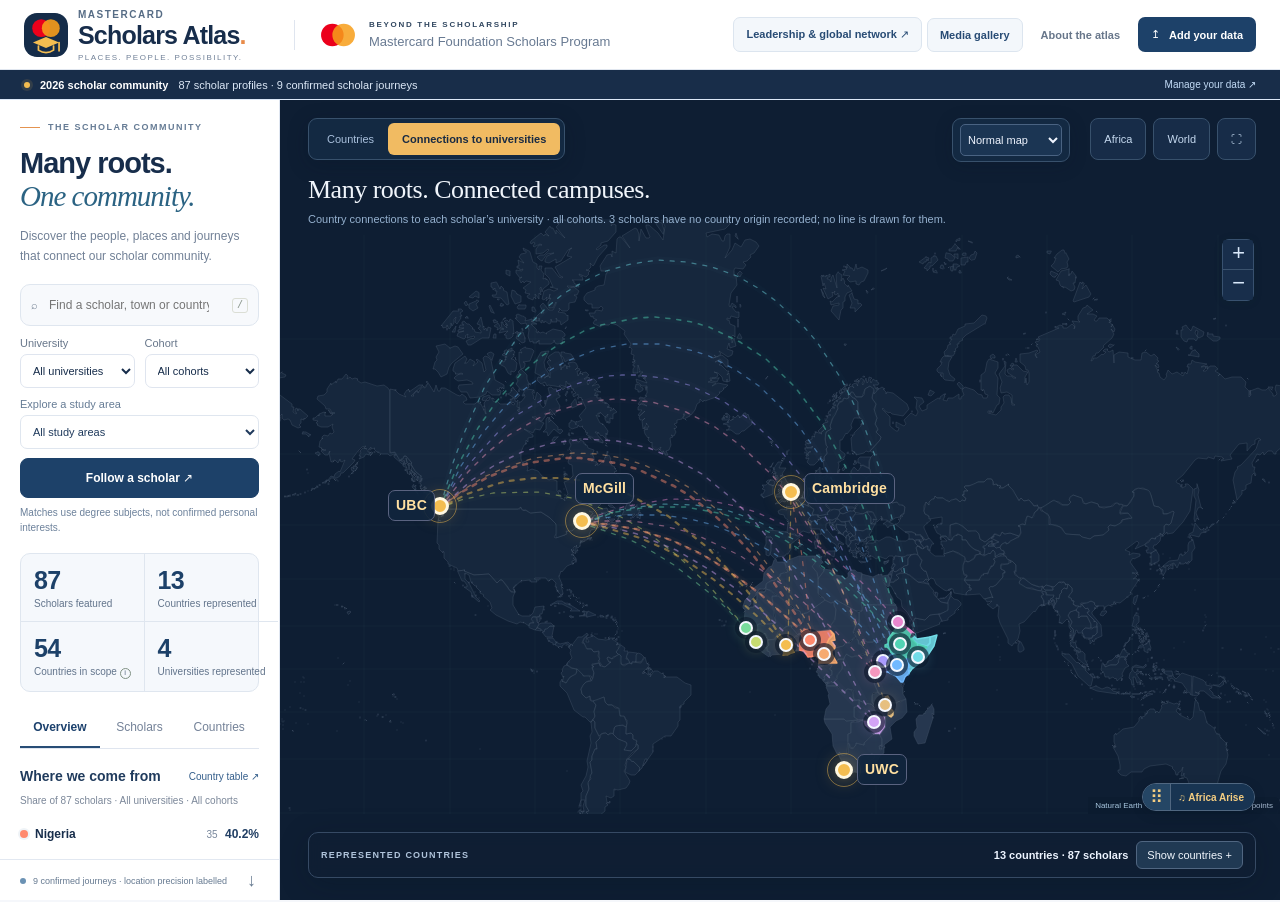
<file: index.html>
<!doctype html>
<html lang="en">
<head>
  <meta charset="utf-8">
  <meta name="viewport" content="width=device-width,initial-scale=1">
  <meta name="theme-color" content="#101e32">
  <title>Beyond the Scholarship · Mastercard Scholars Atlas</title>
  <meta name="description" content="Explore the places, journeys and aspirations of Mastercard Foundation Scholars. An independent scholar-created atlas with town-level mapping and country representation.">
  <link rel="icon" type="image/svg+xml" href="media/scholar-atlas-emblem.svg">
  <link href="vendor/leaflet.css" rel="stylesheet">
  <link href="style.css" rel="stylesheet">
  <link href="fallback.css" rel="stylesheet">
  <link href="atlas-theme.css?v=20261101-navy" rel="stylesheet">
  <link href="experience.css?v=20261101-navy" rel="stylesheet">
  <link href="polish.css?v=20261101-navy" rel="stylesheet">
  <script defer src="vendor/papaparse.min.js"></script>
  <script defer src="vendor/leaflet.js"></script>
  <script type="module" src="app.js?v=20261101-navy"></script>
  <link href="music.css?v=5-compact" rel="stylesheet">
  <script type="module" src="music.mjs?v=5-compact"></script>
</head>
<body>
  <a class="skip-link" href="#sidebarContent">Skip to scholar information</a>
  <header class="app-header">
    <a class="brand" href="./" aria-label="Mastercard Scholars Atlas home">
      <span class="brand-icon" aria-hidden="true"><img src="media/scholar-atlas-emblem.svg" alt="" width="48" height="48"></span>
      <span><strong><span class="brand-prefix">Mastercard </span>Scholars Atlas<span class="brand-dot">.</span></strong><small>Places. People. Possibility.</small></span>
    </a>
    <div class="header-description"><a class="scholar-symbol" href="https://mastercardfdn.org/en/what-we-do/our-programs/mastercard-foundation-scholars-program/" target="_blank" rel="noopener" aria-label="Mastercard Foundation Scholars Program"><svg viewBox="0 0 52 32" aria-hidden="true"><circle cx="19" cy="16" r="14" fill="#eb001b"/><circle cx="33" cy="16" r="14" fill="#f79e1b" fill-opacity=".86"/></svg></a><span class="tiny-label">BEYOND THE SCHOLARSHIP</span><span>Mastercard Foundation Scholars Program</span></div>
    <div class="header-actions"><a class="button secondary" href="network.html">Leadership & global network ↗</a><button id="galleryButton" class="button secondary">Media gallery</button><button id="aboutButton" class="button text-button">About the atlas</button><button id="manageButton" class="button primary"><span aria-hidden="true">↥</span> Add your data</button></div>
  </header>
  <div id="datasetBanner" class="dataset-banner"><span class="status-dot"></span><strong>Sample data</strong><span id="datasetDescription">Fictional profiles for exploring the design. These are not programme statistics.</span><button id="bannerImport">Replace with your CSV <span aria-hidden="true">↗</span></button></div>
  <main class="workspace">
    <aside class="sidebar" aria-label="Scholars dashboard">
      <section class="sidebar-intro">
        <div class="eyebrow"><span class="small-line"></span> THE SCHOLAR COMMUNITY</div>
        <h1>Many roots.<br><em>One community.</em></h1>
        <p>Discover the people, places and journeys that connect our scholar community.</p>
      </section>
      <section class="filters" aria-label="Dataset filters">
        <label class="search-field"><span aria-hidden="true">⌕</span><input id="searchInput" type="search" placeholder="Find a scholar, town or country…" aria-label="Search scholars, towns and countries"><kbd>/</kbd></label>
        <div class="filter-row"><label><span>University</span><select id="universityFilter"><option value="">All universities</option></select></label><label><span>Cohort</span><select id="cohortFilter"><option value="">All cohorts</option></select></label></div>
      <div class="explore-row"><label><span>Explore a study area</span><select id="interestFilter" aria-describedby="interestNote"><option value="">All study areas</option></select></label><button id="followScholar" class="button secondary">Follow a scholar ↗</button></div><p id="interestNote" class="interest-note">Matches use degree subjects, not confirmed personal interests.</p></section>
      <section class="stats-grid" aria-label="Dataset summary">
        <div><strong id="totalStat">—</strong><span>Scholars featured</span></div><div><strong id="countryStat">—</strong><span>Countries represented</span></div><div><strong id="eligibleStat">54</strong><span>Countries in scope <button class="info-dot" id="eligibilityInfo" aria-label="Explain country eligibility scope">i</button></span></div><div><strong id="townStat">—</strong><span>Universities represented</span></div>
      </section>
      <div class="sidebar-tabs" role="tablist" aria-label="Explore the atlas"><button role="tab" aria-selected="true" data-tab="overview" id="tab-overview">Overview</button><button role="tab" aria-selected="false" data-tab="scholars" id="tab-scholars">Scholars</button><button role="tab" aria-selected="false" data-tab="countries" id="tab-countries">Countries</button></div>
      <div id="sidebarContent" class="sidebar-content" role="tabpanel" aria-labelledby="tab-overview" tabindex="-1"><p class="loading-text">Preparing the atlas…</p></div>
      <footer class="sidebar-footer"><span class="status-dot"></span><span id="coverageText">Town coordinates checked against your dataset</span><button id="exportStats" title="Download country counts and shares" aria-label="Download country statistics">↓</button></footer>
    </aside>
    <section class="map-area" aria-label="Interactive origin map">
      <div id="map" aria-label="World map of scholar countries and connections to their universities"></div>
      <div class="map-topbar"><div class="map-mode" role="group" aria-label="Map display"><button id="originsMode" aria-pressed="false">Countries</button><button id="journeysMode" class="selected" aria-pressed="true">Connections to universities</button></div><div class="map-top-actions"><button id="africaButton" class="map-button">Africa</button><button id="worldButton" class="map-button">World</button><button id="fullscreenButton" class="map-button icon-button" title="Toggle full screen" aria-label="Toggle full screen">⛶</button></div></div>
      <div class="basemap-control"><label for="basemapSelect">Background</label><select id="basemapSelect" aria-label="Map background"><option value="atlas">Normal map</option><option value="street">Street map</option><option value="satellite">Satellite imagery</option></select><span id="basemapStatus" role="status" hidden></span></div>
      <div class="map-heading"><span id="mapScope">OUR GLOBAL CONNECTIONS</span><h2 id="mapTitle">Rooted in community.<br>Connected by opportunity.</h2><p id="mapSubtitle">Select a country or a point to begin exploring.</p></div>
      <div id="mapLoading" class="map-loading"><span class="spinner"></span> Drawing the world…</div>
      <div id="mapFallback" class="map-fallback" hidden><strong>Detailed map unavailable</strong><p>Your scholar profiles and country statistics still work. Check your internet connection and try again.</p><button class="button primary" id="retryMap">Retry map</button></div>
      <section id="detailCard" class="detail-card" aria-label="Selected place or scholar" hidden></section>
      <div class="map-bottom"><div class="legend"><div class="legend-heading"><span class="tiny-label">REPRESENTED COUNTRIES</span><span id="mapCount">10 countries · 42 scholars</span></div><div id="originLegend" class="origin-legend"></div><p class="reference-caption">Points are country references, not scholars’ hometowns. Lines connect country reference points to each scholar’s university, not travel itineraries.</p><div class="scope-key"><i></i> Other countries in UBC’s geographic scope <span>●</span> No scholars recorded in this cohort</div></div></div>
      <div class="map-help">Hover or focus a country or university to highlight its connections · Line width shows scholar count</div>
    </section>
  </main>
  <dialog id="manageDialog" class="dialog"><div class="dialog-header"><div><span class="eyebrow">MAKE IT YOURS</span><h2>Bring your scholars to the map.</h2></div><button class="close-button" data-close="manageDialog" aria-label="Close data manager">×</button></div><p>Import a CSV to replace the sample profiles. Your import stays in this browser; it does not update the shared website.</p><a href="data/scholars_template.csv" download class="template-link"><span aria-hidden="true">↓</span> Download the empty CSV template <span>Start here</span></a><label class="file-drop" id="fileDrop"><span class="upload-icon" aria-hidden="true">↥</span><strong>Choose your scholars CSV</strong><span>Or drop it here · UTF-8 CSV · up to 5 MB</span><input id="csvInput" type="file" accept=".csv,text/csv"></label><div id="importResult" class="import-result" aria-live="polite"></div><details class="data-guide"><summary>Which information do I need?</summary><p><strong>Required:</strong> a unique <code>id</code> and <code>name</code>. Include <code>country_code</code> (ISO3, e.g. GHA), <code>hometown</code>, <code>region</code>, <code>latitude</code> and <code>longitude</code> to map a hometown.</p><p>Add <code>university</code>, <code>programme</code>, <code>cohort</code>, <code>theme</code>, <code>bio</code>, <code>aspiration</code>, <code>photo</code>, <code>audio</code>, <code>source_url</code> and <code>location_verified</code> as available. Missing coordinates are allowed; those scholars still count in country totals.</p><p>Use scholar-approved town centres. A hometown is the place a scholar identifies as home; it may differ from citizenship. This atlas does not infer an individual's admissions eligibility.</p></details><div class="dialog-actions"><button id="exportData" class="button secondary">Export current data</button><button id="resetDemo" class="button text-button">Restore sample</button></div><p class="dialog-note">To update the map for every visitor, replace the project's <code>data/scholars.json</code> with your export and republish. Your original CSV remains unchanged.</p></dialog>
  <dialog id="aboutDialog" class="dialog"><div class="dialog-header"><div><span class="eyebrow">BEHIND THE MAP</span><h2>A community, seen through place.</h2></div><button class="close-button" data-close="aboutDialog" aria-label="Close about">×</button></div><p>An independent, scholar-created exploration of the Mastercard Foundation Scholars Program. The directory includes publicly documented 2026 scholars from several universities; coverage is partial. It is not an official Foundation directory.</p><h3>Reading the numbers</h3><p>Country shares count unique scholars in the selected university and cohort. Searching, selecting a country, and moving the map do not change that denominator. Missing home countries appear in a separate category. A zero means no records in this dataset; it does not establish that a country has no scholars.</p><h3>Country eligibility reference</h3><p>The geographic reference is <strong>UBC · Winter 2027</strong>. UBC states that applicants must be a citizen or refugee of an African country, alongside academic, age, degree-programme and other conditions.</p><p>The 54-country layer implements that geographic rule using African UN member states. It is not an enumerated country list published by UBC. Western Sahara is shown as unverified. The reference remains UBC-specific when viewing records from other universities.</p><a class="source-link" href="https://mastercardfdn.scholars.ubc.ca/graduate-admissions/graduate-admissions-2/" target="_blank" rel="noopener noreferrer">Read UBC's published eligibility criteria ↗</a><p class="dialog-note">Reference checked: 24 October 2026. A country highlight is not a personal eligibility decision.</p><h3>Map and data</h3><p>Country boundaries: Natural Earth, public domain. Detailed street map: OpenFreeMap, OpenMapTiles and OpenStreetMap contributors, with an Esri street-map fallback for browsers without WebGL. Satellite imagery: Esri and its credited imagery providers. Town coverage and spelling vary by location. Until hometowns are confirmed, points use Natural Earth country label locations as illustrative country references. No country reference is stored as a scholar’s hometown coordinate. Connections show country–UBC relationships rather than travel itineraries.</p><p>Built for Analem Jacob's scholar-community mapping project. The directory combines the supplied UBC roster with named 2026 profiles from official university sources. Cambridge uses the academic-year label 2026/2027. Country origins are left blank when not confirmed. Connections follow each scholar’s university. Destination points are representative university locations, not individual study buildings. Scholars without a recorded home country have no connection line. Professional profiles and photographs are included only for corroborated public matches. Hometown mapping is deferred.</p><div class="dialog-actions"><button class="button primary" data-close="aboutDialog">Explore the atlas</button></div></dialog>
  <div id="toast" role="status" class="toast" hidden></div>
  <noscript>This interactive atlas requires JavaScript. The CSV templates and data files are available in the project's data folder.</noscript>
</body>
</html>
</file>
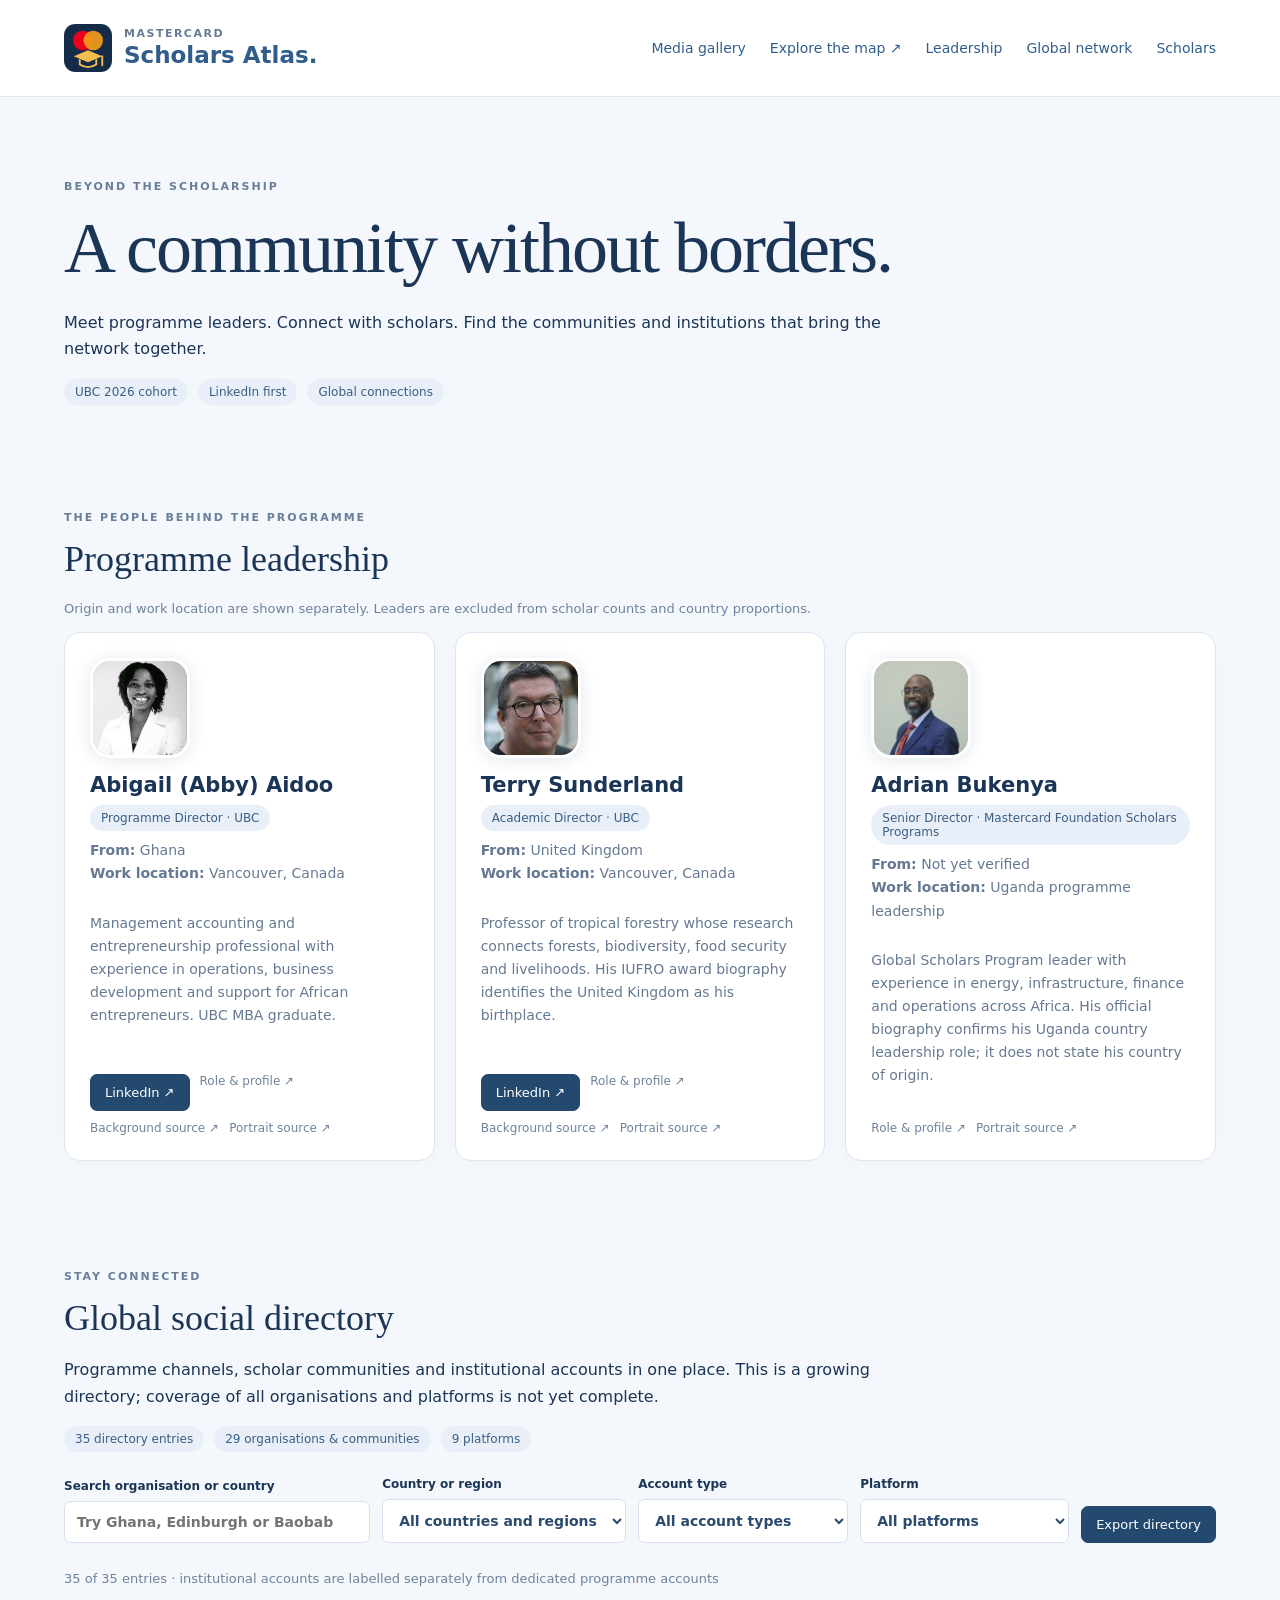
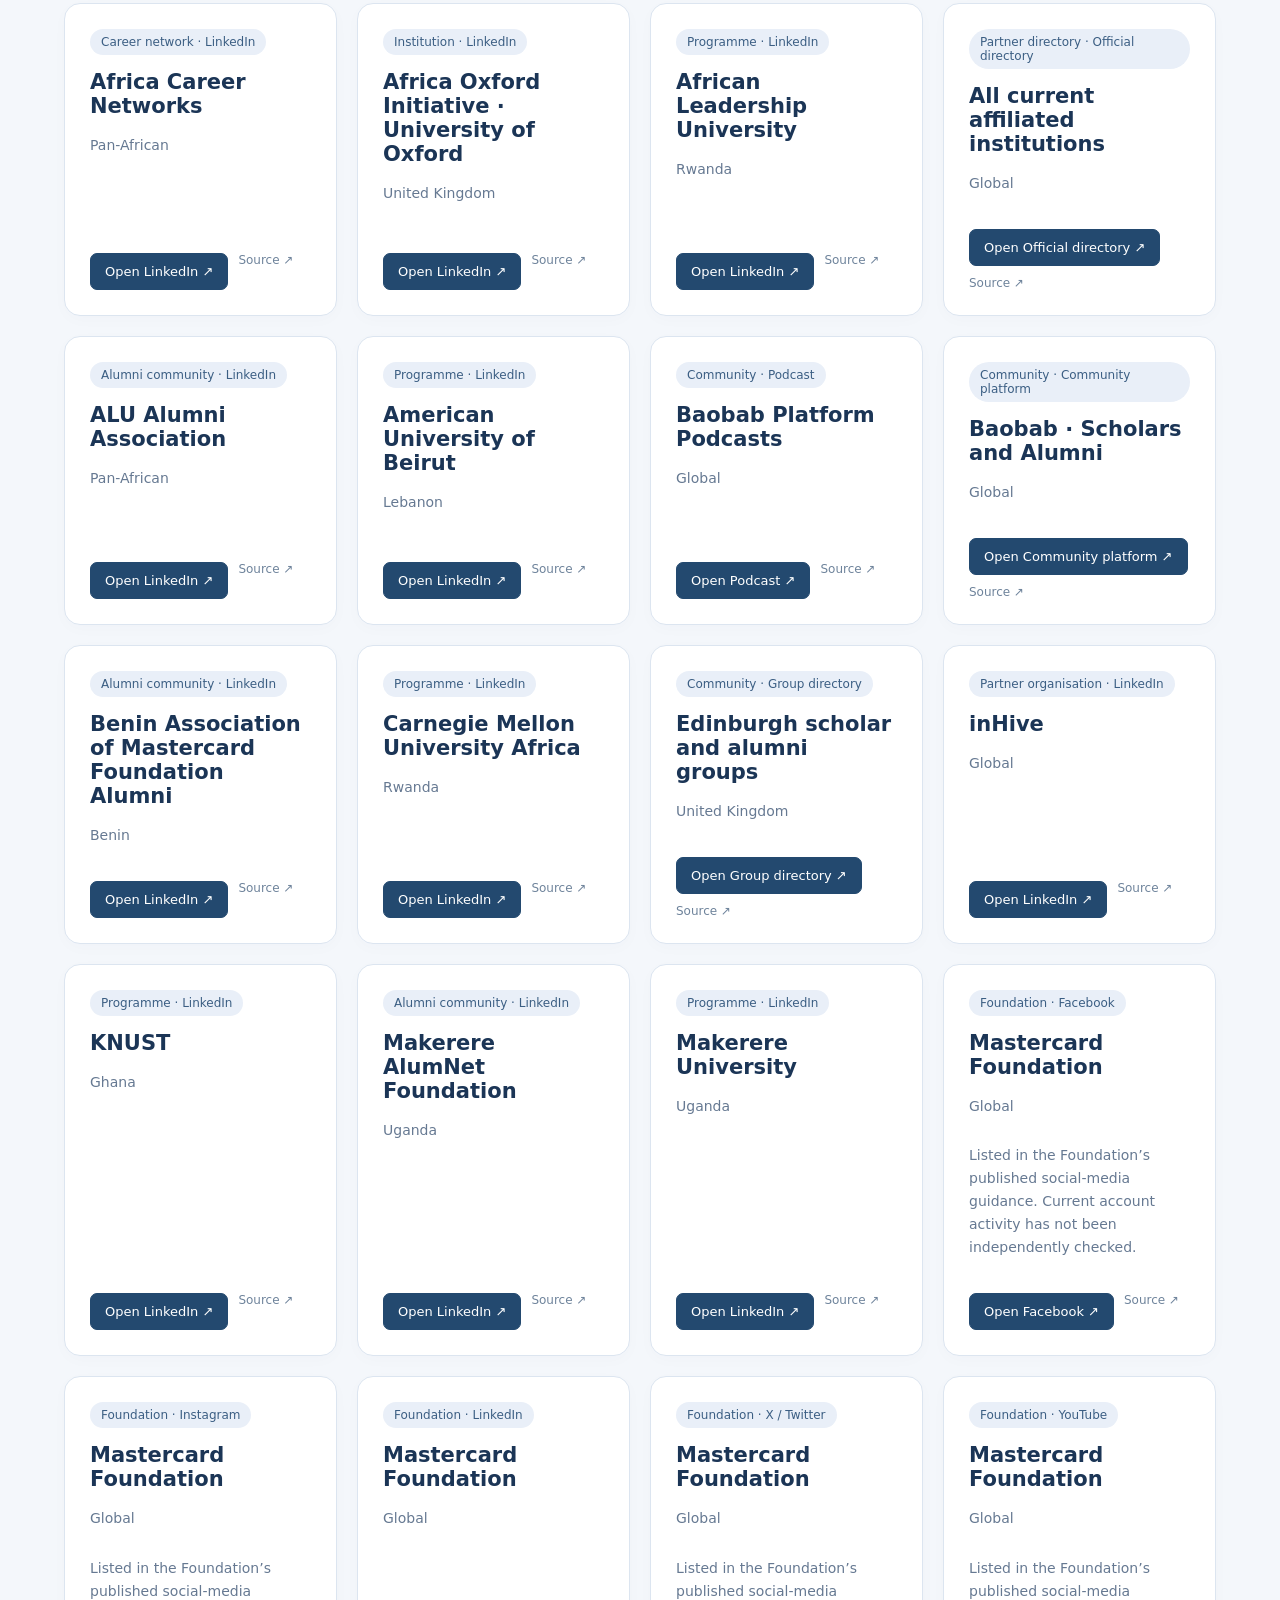
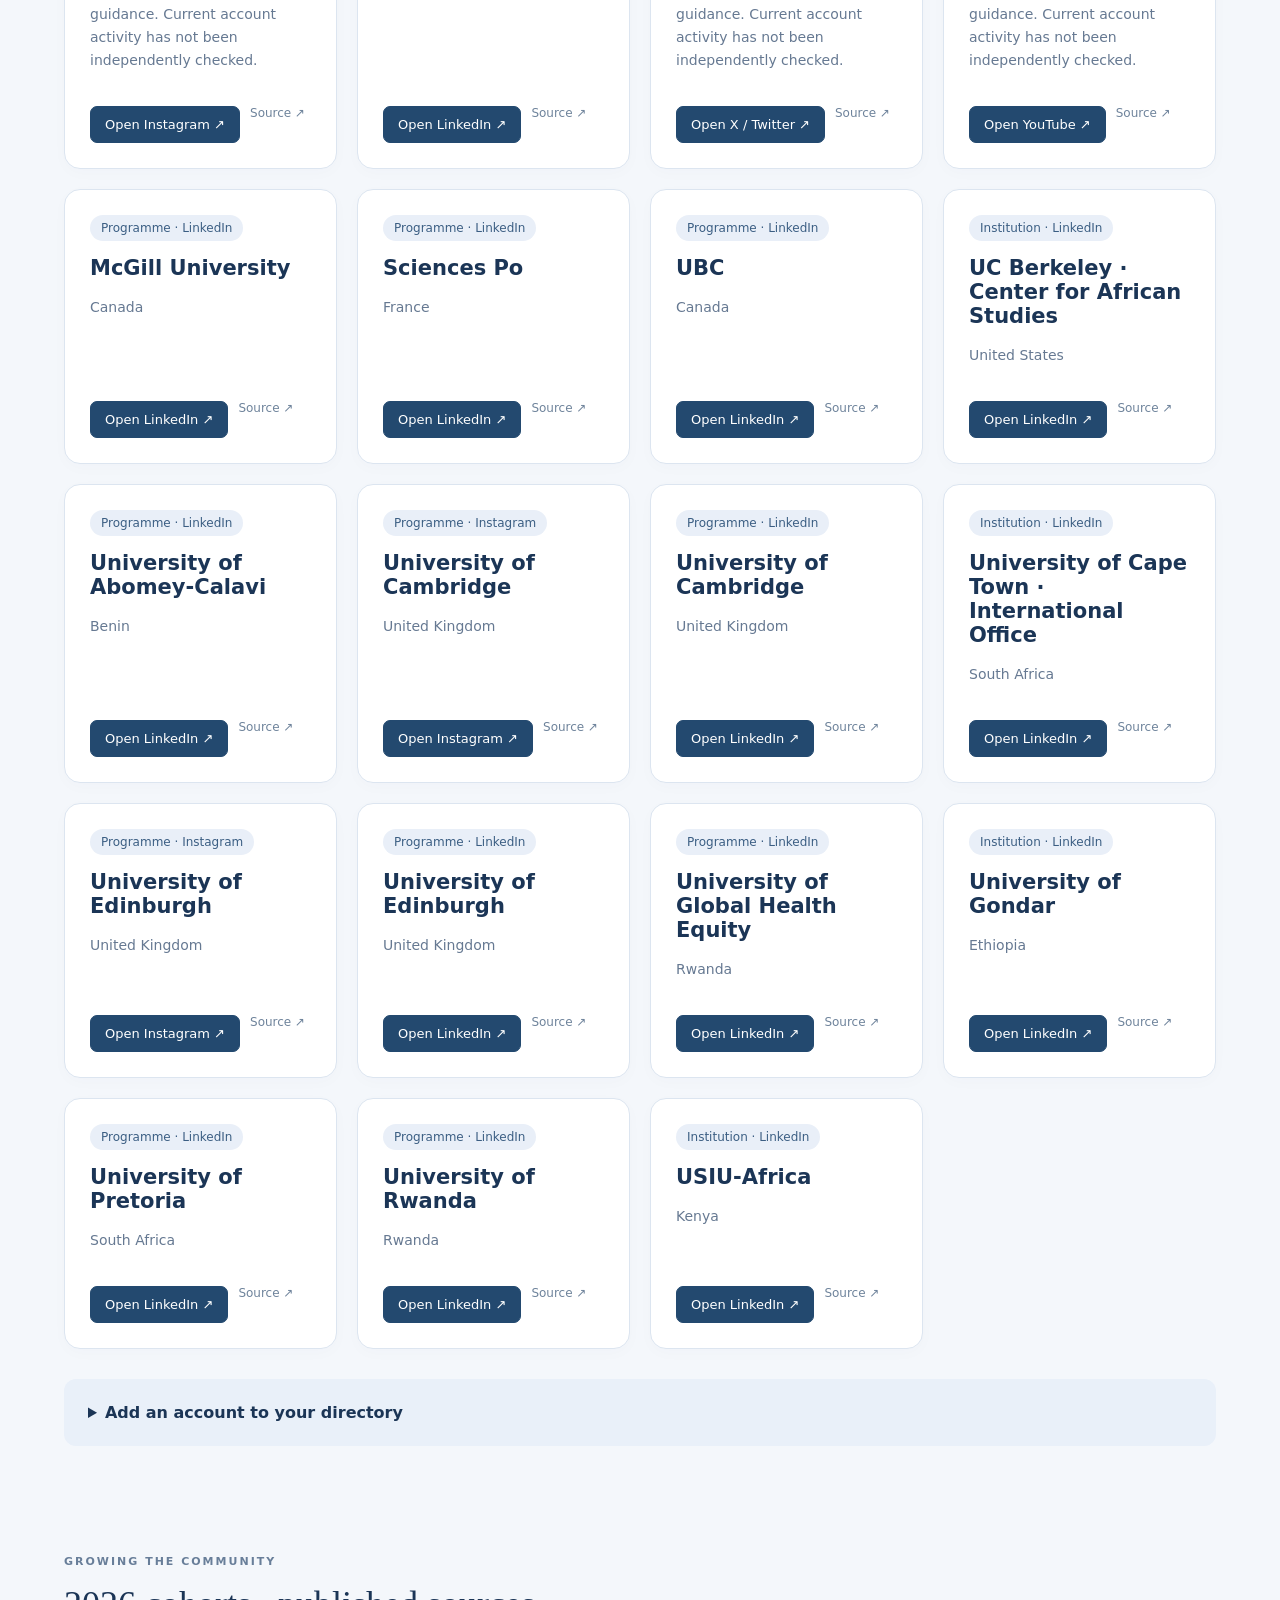
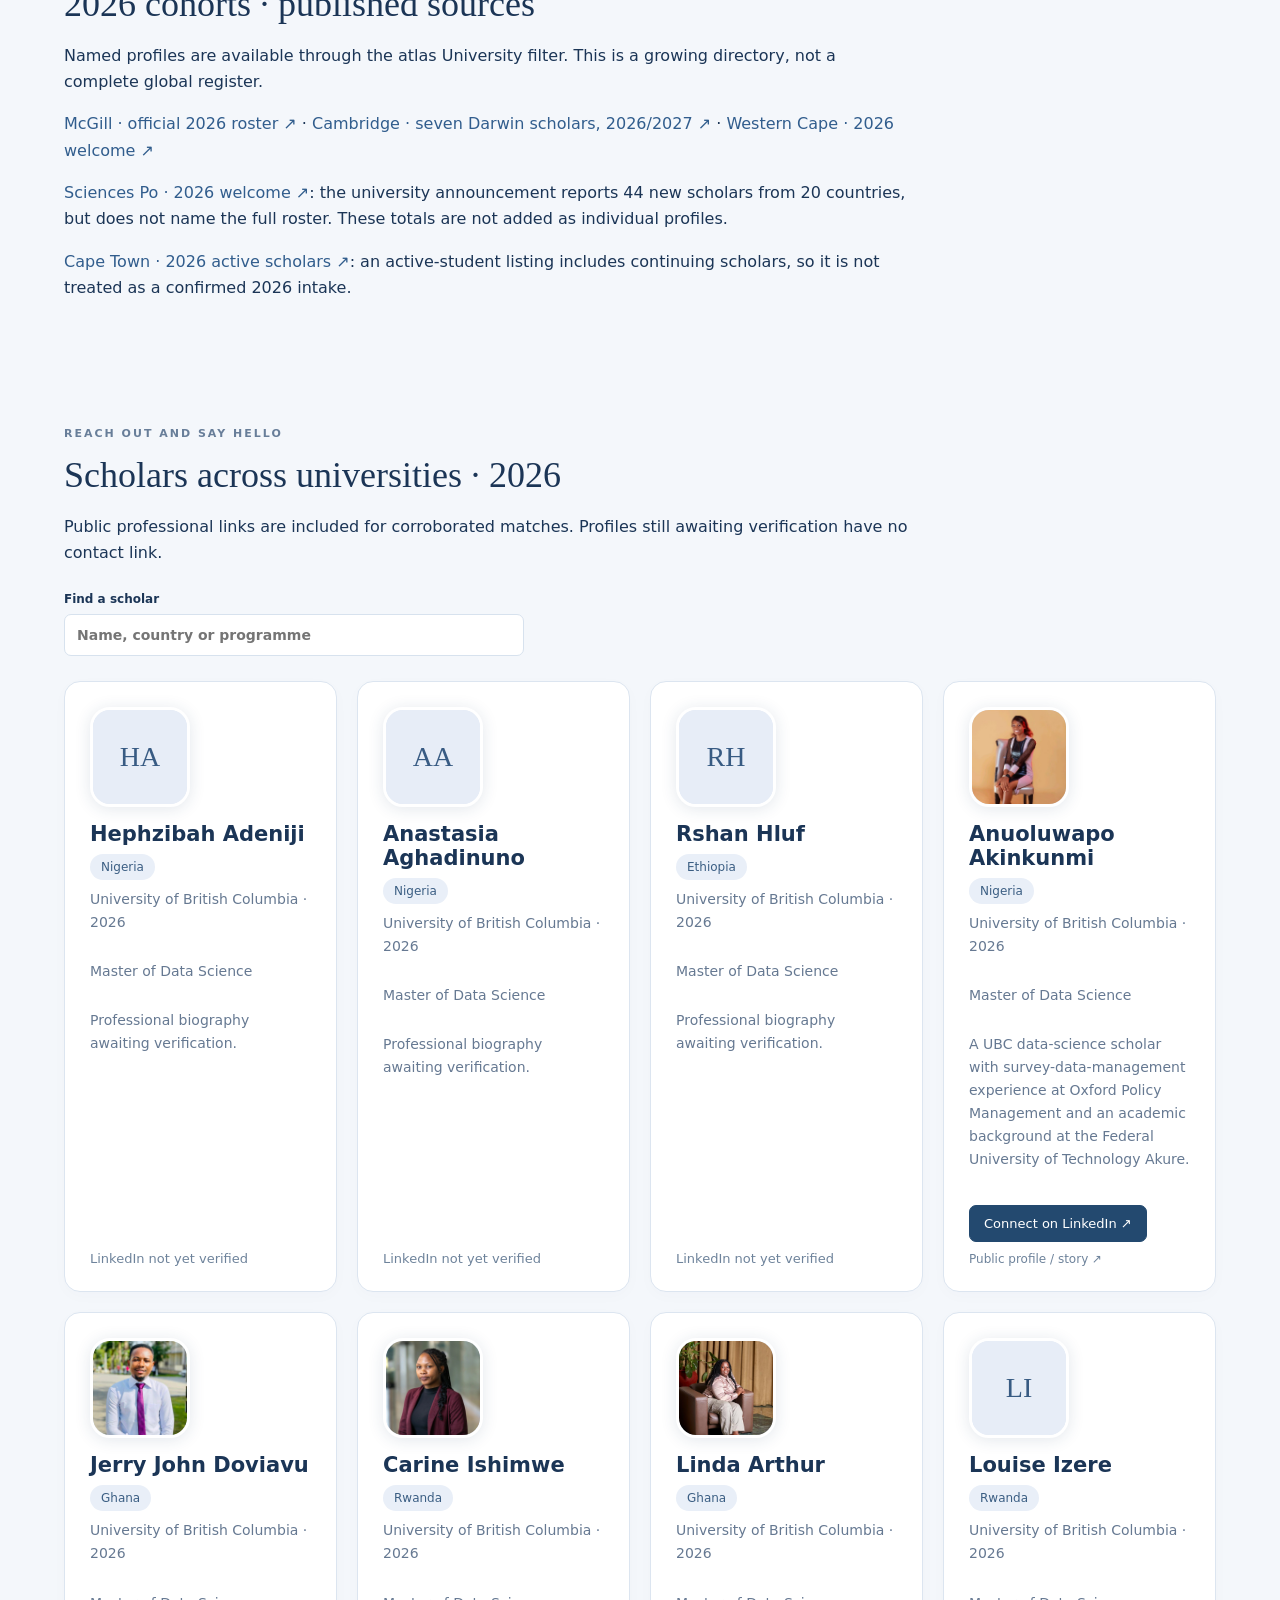
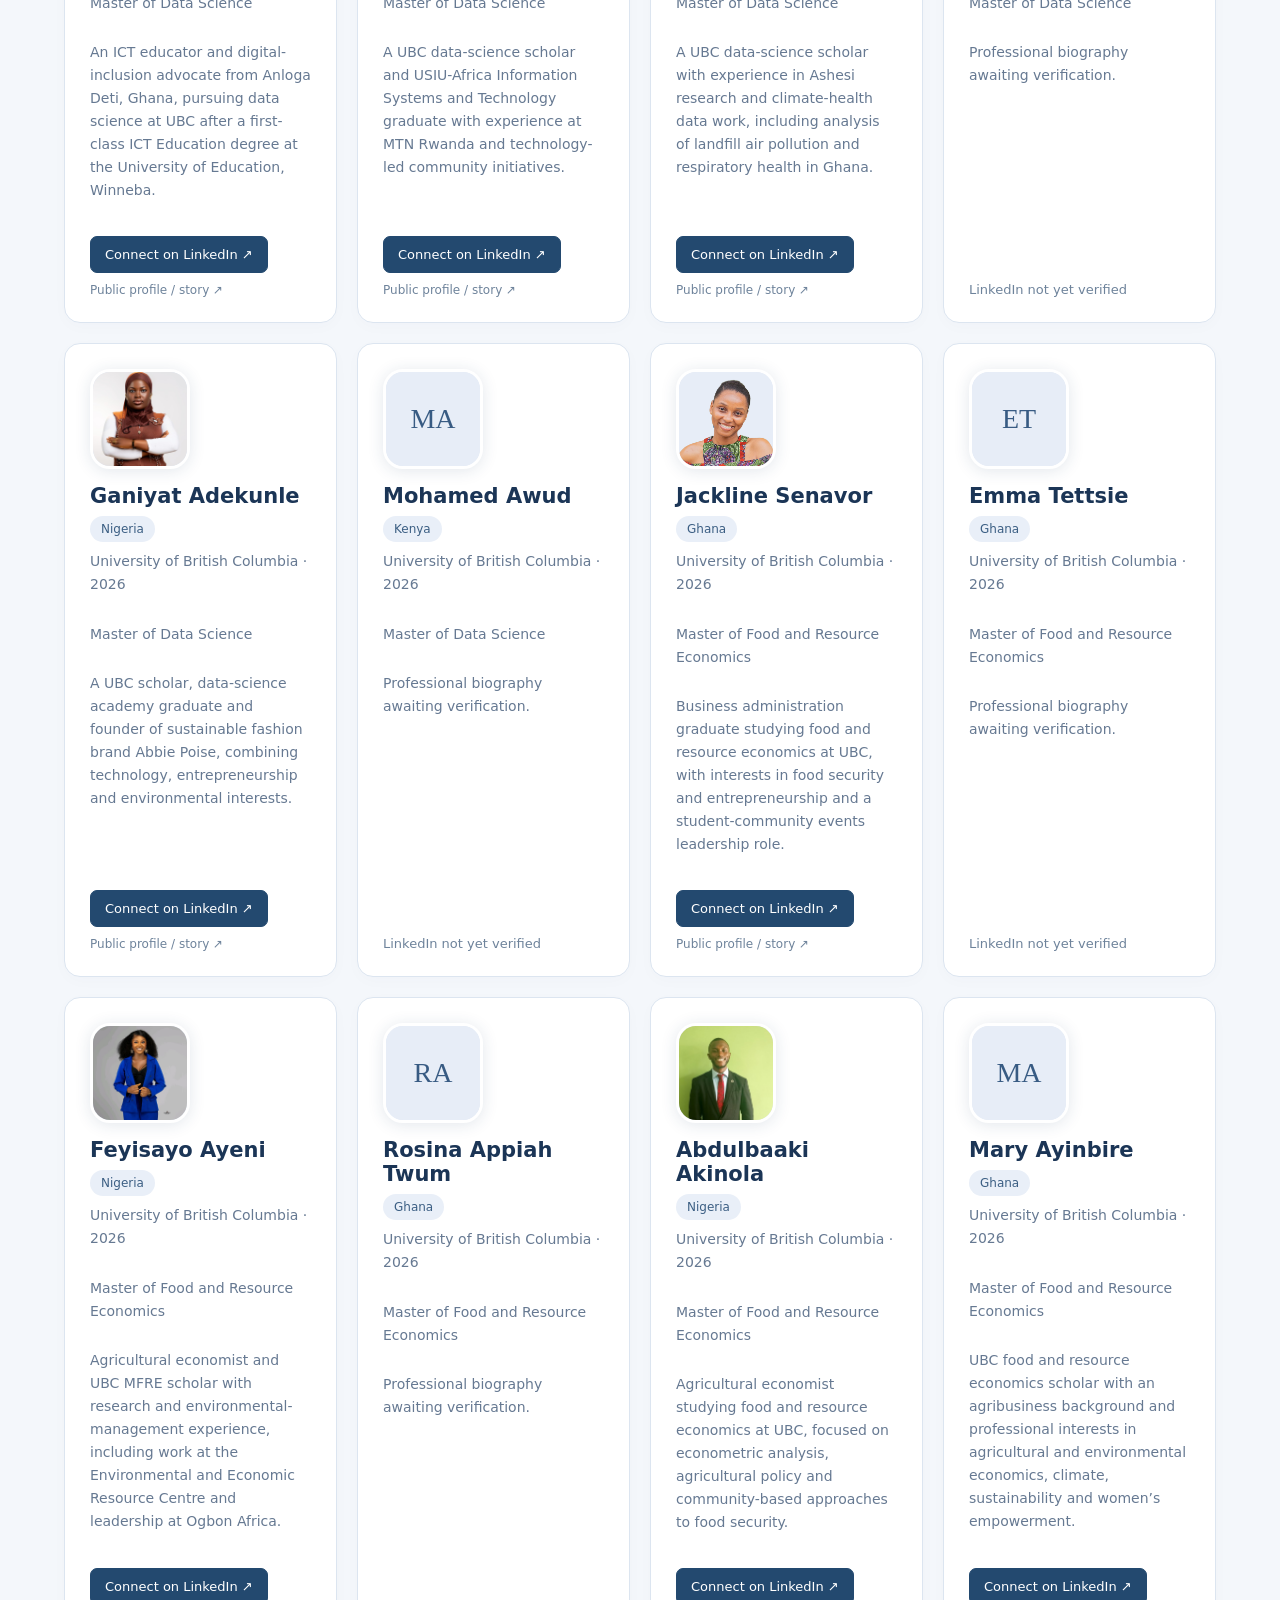
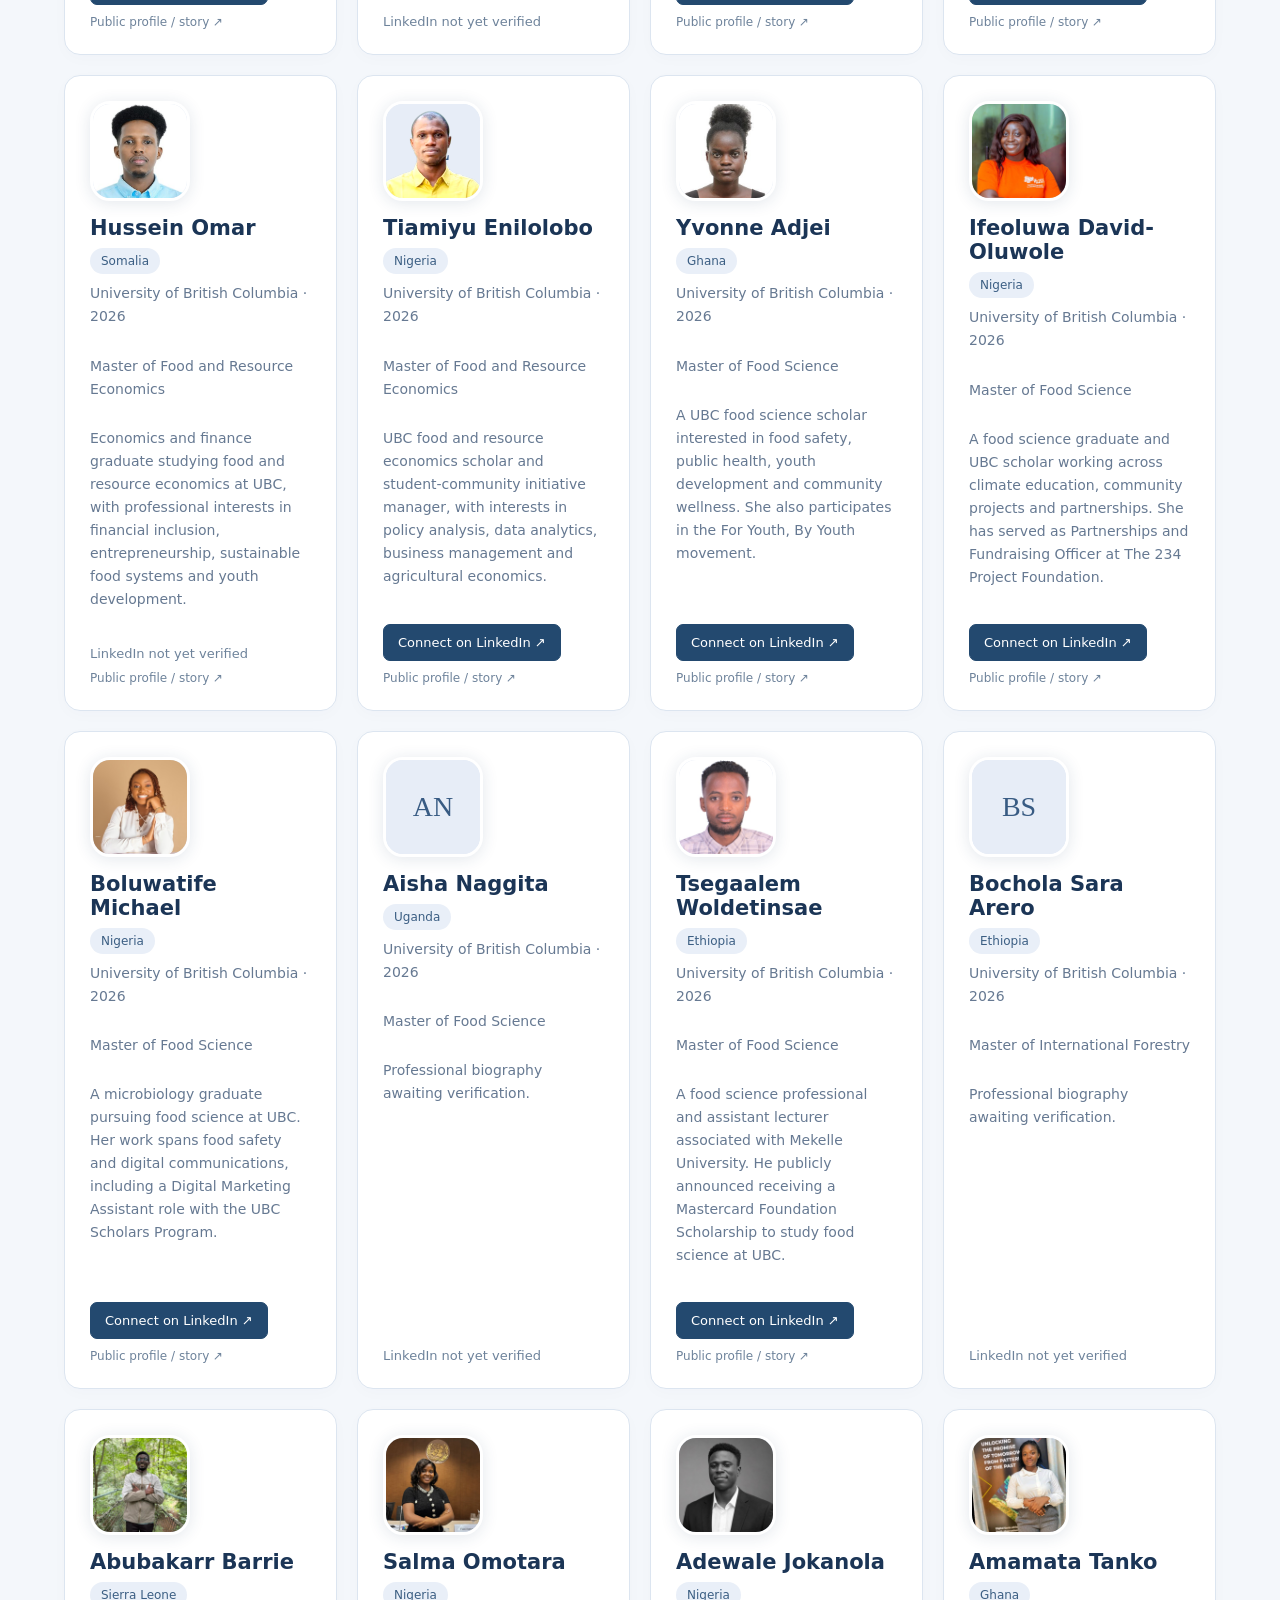
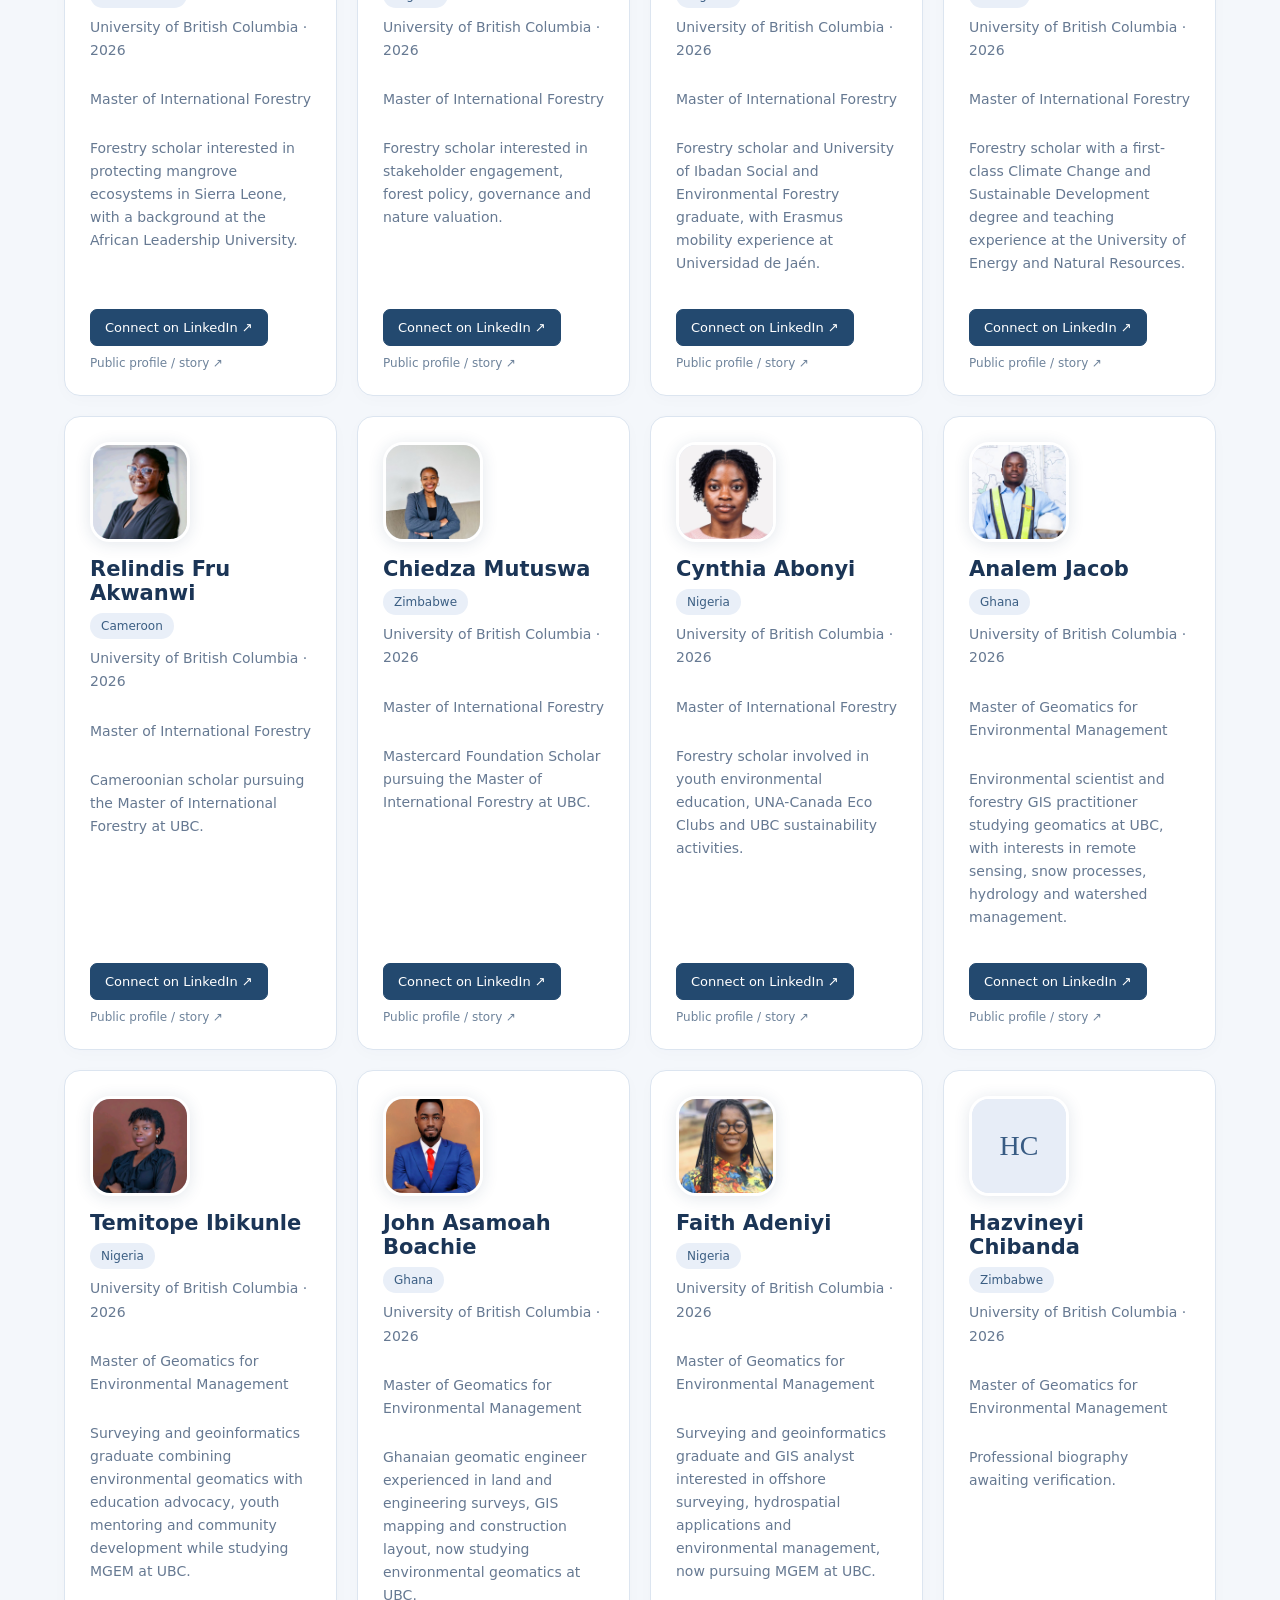
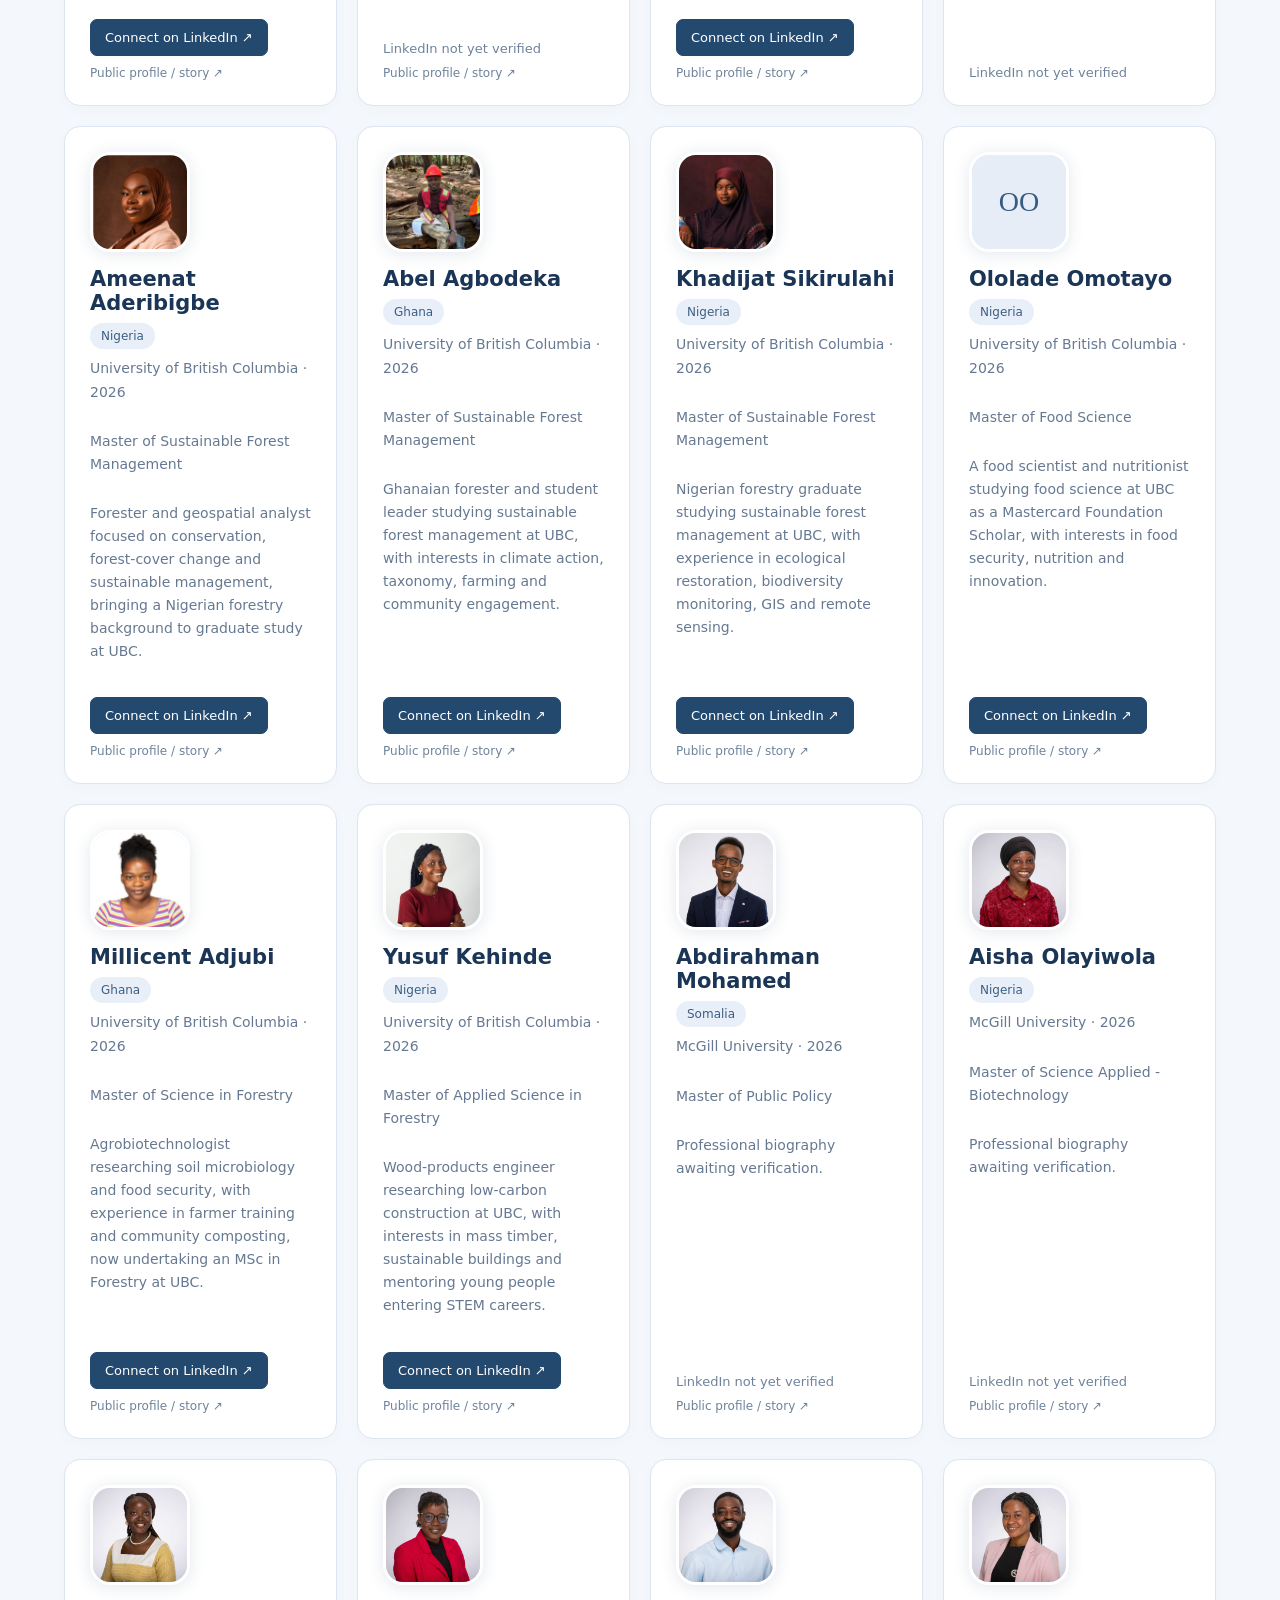
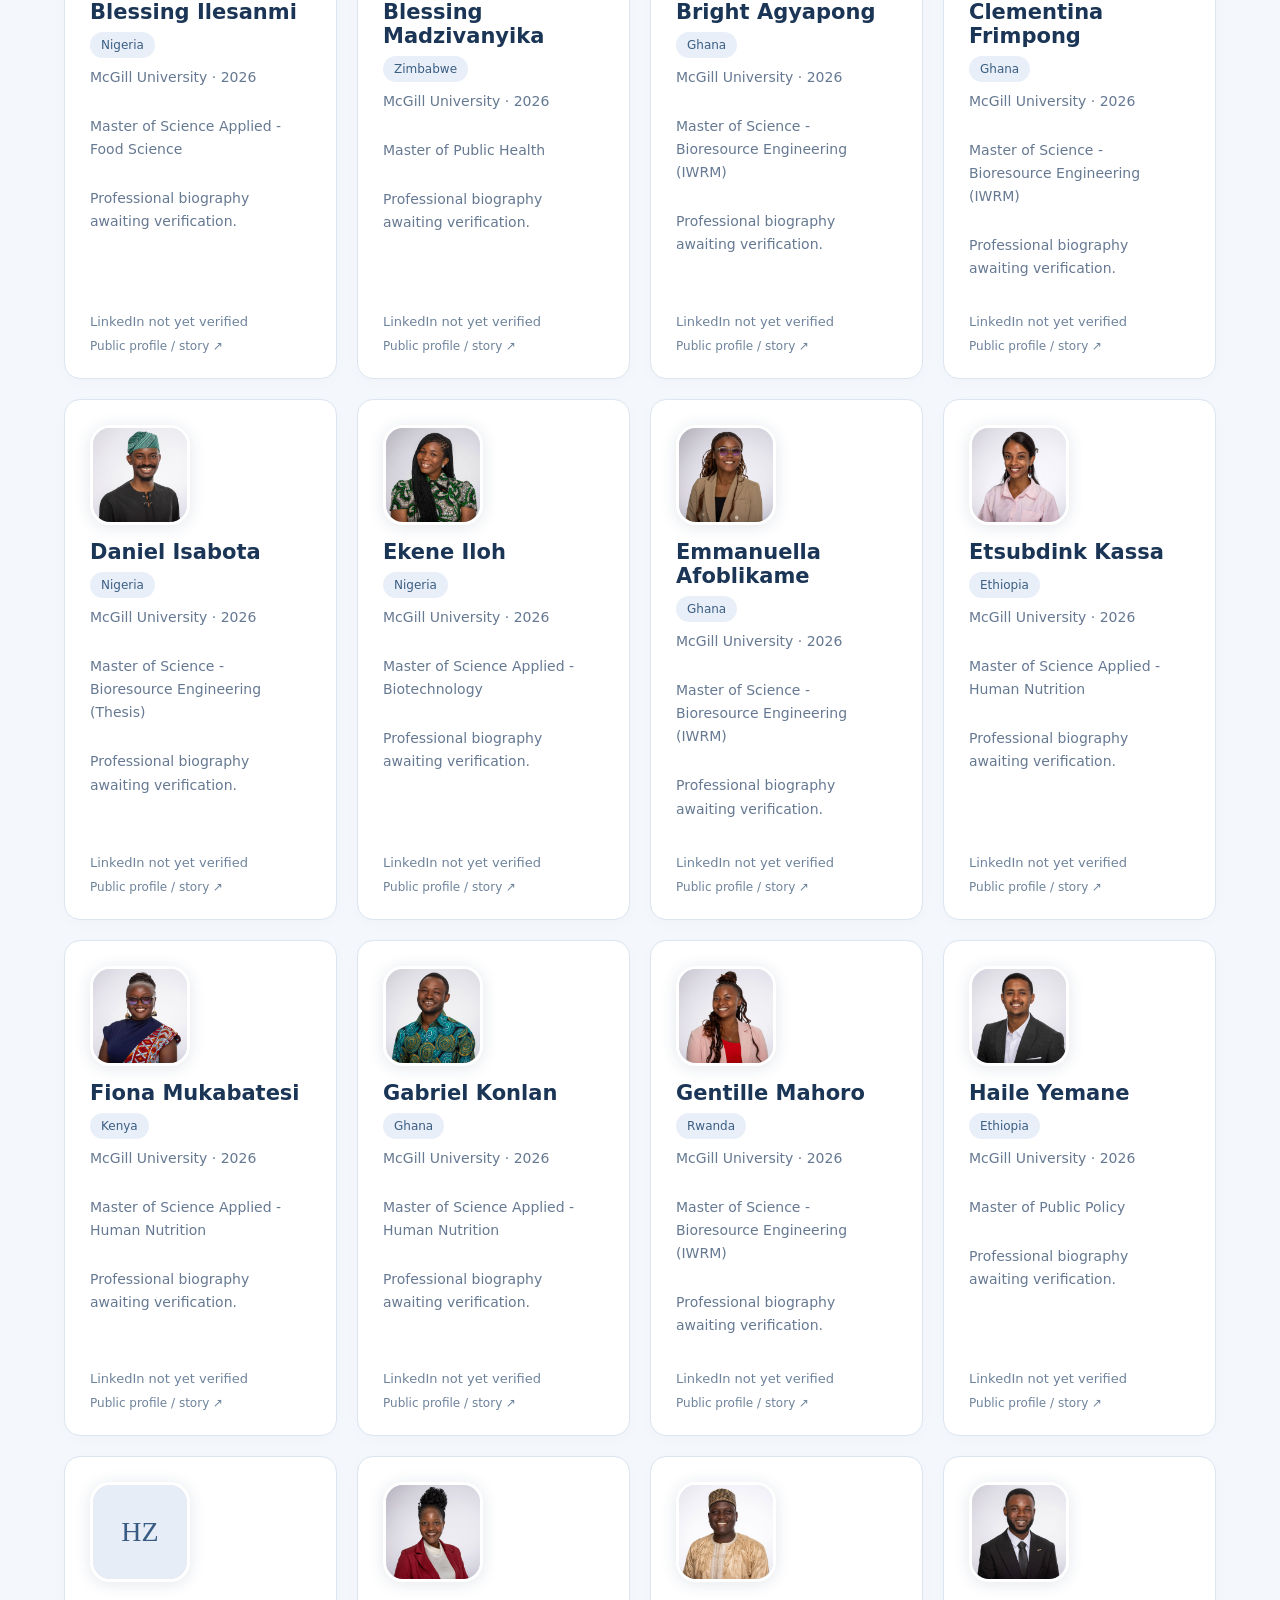
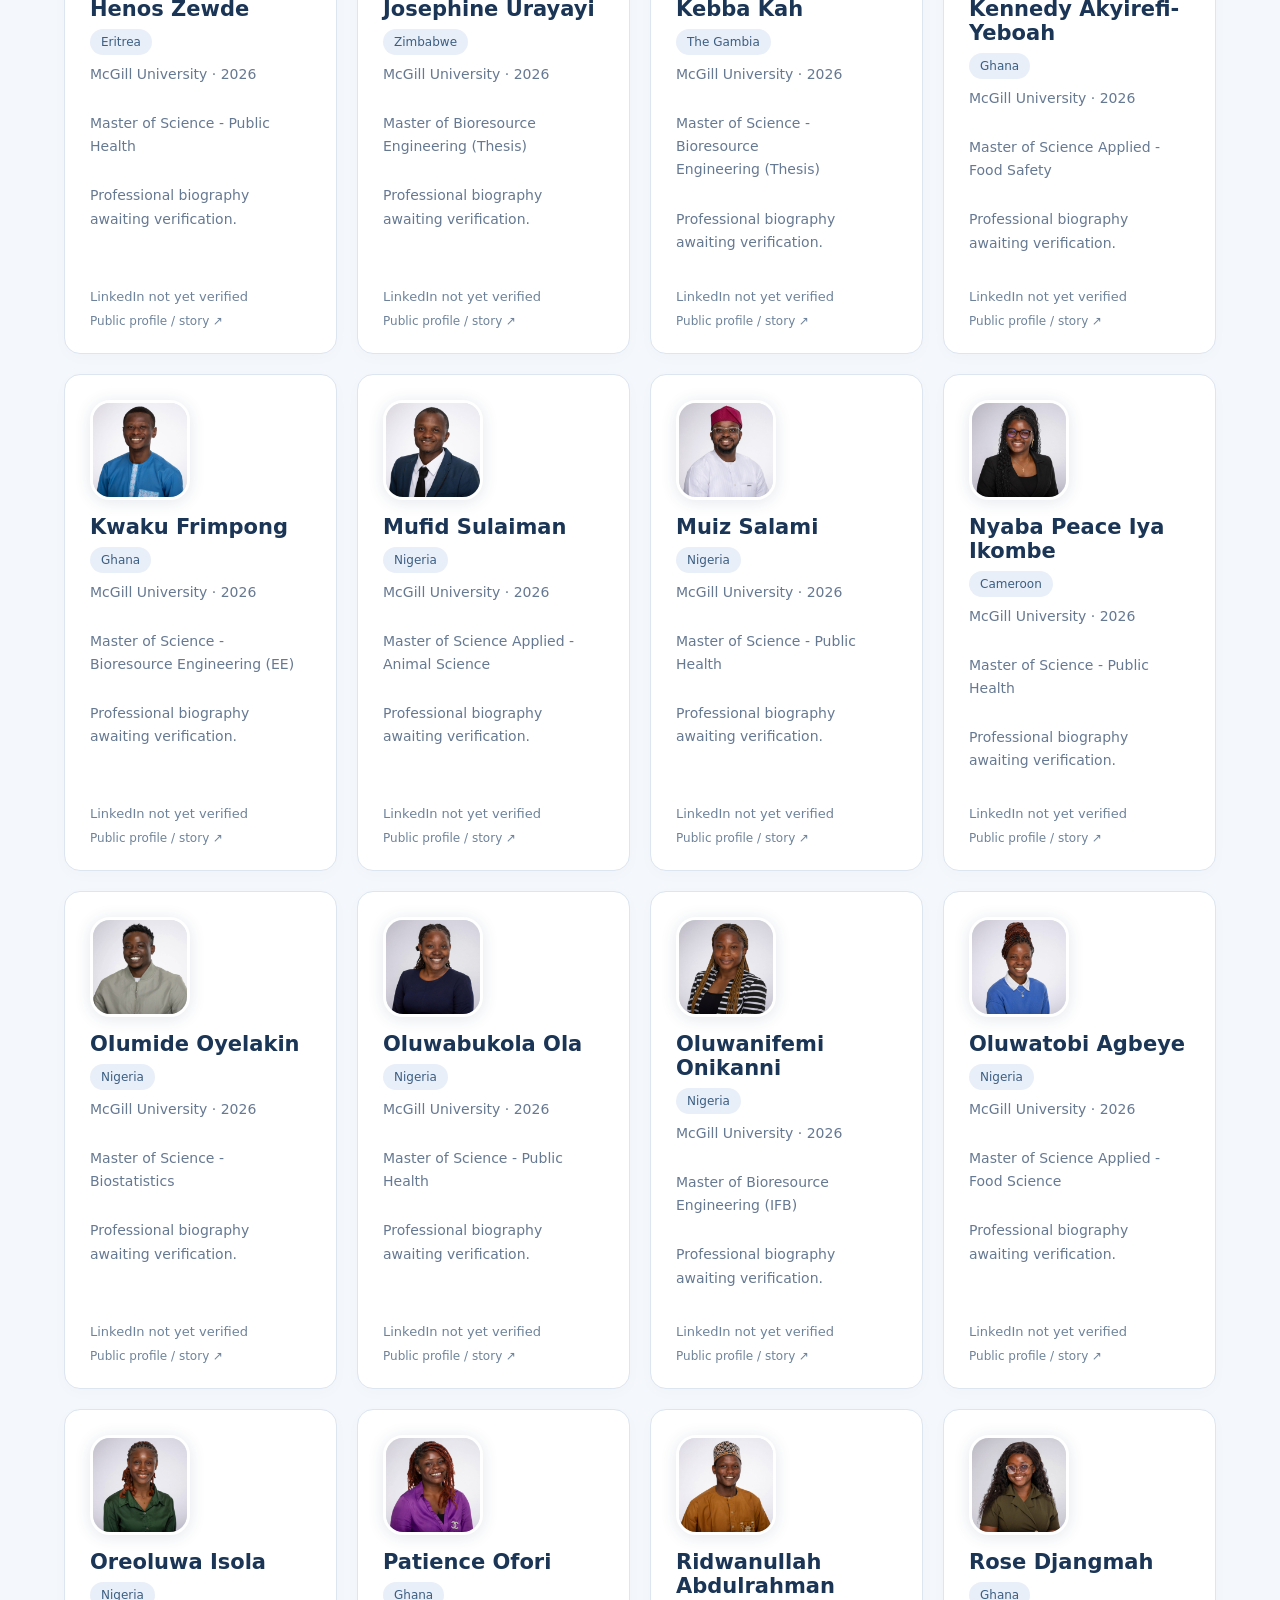
<file: network.html>
<!doctype html><html lang="en"><head><meta charset="utf-8"><meta name="viewport" content="width=device-width, initial-scale=1"><title>Leadership & Global Network · Mastercard Scholars Atlas</title><link rel="icon" type="image/svg+xml" href="media/scholar-atlas-emblem.svg"><link rel="stylesheet" href="network.css"><script type="module" src="network.js"></script></head><body><header><a class="brand" href="./" aria-label="Mastercard Scholars Atlas home"><img src="media/scholar-atlas-emblem.svg" width="48" height="48" alt=""><span><small>Mastercard</small>Scholars Atlas.</span></a><nav><a href="./#gallery">Media gallery</a><a href="./">Explore the map ↗</a><a href="#leaders">Leadership</a><a href="#directory">Global network</a><a href="#people">Scholars</a></nav></header><main><section class="hero"><p class="eyebrow">BEYOND THE SCHOLARSHIP</p><h1>A community without borders.</h1><p>Meet programme leaders. Connect with scholars. Find the communities and institutions that bring the network together.</p><div class="pills"><span>UBC 2026 cohort</span><span>LinkedIn first</span><span>Global connections</span></div></section><section id="leaders"><div class="heading"><div><p class="eyebrow">THE PEOPLE BEHIND THE PROGRAMME</p><h2>Programme leadership</h2></div></div><p class="note">Origin and work location are shown separately. Leaders are excluded from scholar counts and country proportions.</p><div id="leaderCards" class="grid"></div></section><section id="directory"><p class="eyebrow">STAY CONNECTED</p><h2>Global social directory</h2><p>Programme channels, scholar communities and institutional accounts in one place. This is a growing directory; coverage of all organisations and platforms is not yet complete.</p><div id="directoryStats" class="pills" aria-label="Directory coverage"></div><div class="toolbar"><label>Search organisation or country<input type="search" id="networkSearch" placeholder="Try Ghana, Edinburgh or Baobab"></label><label>Country or region<select id="networkCountry"><option value="">All countries and regions</option></select></label><label>Account type<select id="kind"><option value="">All account types</option></select></label><label>Platform<select id="platform"><option value="">All platforms</option></select></label><button id="exportNetwork">Export directory</button></div><p id="networkCount" class="note" aria-live="polite"></p><div id="networkCards" class="grid"></div><details class="add"><summary>Add an account to your directory</summary><p>Save a public account locally in this browser. Export your directory to keep additions. This does not publish changes for other visitors.</p><form id="addAccount"><label>Organisation<input required name="organisation"></label><label>Country or region<input required name="country"></label><label>Account type<select name="kind"><option>Programme</option><option>Community</option><option>Institution</option><option>Foundation</option></select></label><label>Platform<input required name="platform" placeholder="LinkedIn, Instagram, Facebook…"></label><label>Public account URL<input required name="url" type="url" placeholder="https://"></label><label>Source confirming the account<input required name="source" type="url" placeholder="https://"></label><button>Save account locally</button><p id="addStatus" role="status"></p></form></details></section><section class="cohort-research"><p class="eyebrow">GROWING THE COMMUNITY</p><h2>2026 cohorts · published sources</h2><p>Named profiles are available through the atlas University filter. This is a growing directory, not a complete global register.</p><p><a href="https://www.mcgill.ca/mastercardfdn-scholars/about/our-scholars" target="_blank" rel="noopener">McGill · official 2026 roster ↗</a> · <a href="https://www.darwin.cam.ac.uk/news/mastercard-foundation-scholars/" target="_blank" rel="noopener">Cambridge · seven Darwin scholars, 2026/2027 ↗</a> · <a href="https://www.uwc.ac.za/news-and-announcements/news/university-of-the-western-cape-welcomes-the-mastercard-foundation-scholars-class-of-2026" target="_blank" rel="noopener">Western Cape · 2026 welcome ↗</a></p><p><a href="https://www.sciencespo.fr/ecole-management-impact/en/news/meet-the-new-mastercard-foundation-scholars/" target="_blank" rel="noopener">Sciences Po · 2026 welcome ↗</a>: the university announcement reports 44 new scholars from 20 countries, but does not name the full roster. These totals are not added as individual profiles.</p><p><a href="https://uct.ac.za/mastercardfdn/clone-current-active-scholars" target="_blank" rel="noopener">Cape Town · 2026 active scholars ↗</a>: an active-student listing includes continuing scholars, so it is not treated as a confirmed 2026 intake.</p></section><section id="people"><p class="eyebrow">REACH OUT AND SAY HELLO</p><h2>Scholars across universities · 2026</h2><p>Public professional links are included for corroborated matches. Profiles still awaiting verification have no contact link.</p><label class="peopleSearch">Find a scholar<input id="peopleSearch" type="search" placeholder="Name, country or programme"></label><div id="peopleCards" class="grid"></div></section></main><footer>Independent scholar-created atlas by Analem Jacob. Sources checked 25 October 2026. Links open the external platform; no message is sent.</footer></body></html>
</file>
<file: vendor/leaflet.css>
/* required styles */

.leaflet-pane,
.leaflet-tile,
.leaflet-marker-icon,
.leaflet-marker-shadow,
.leaflet-tile-container,
.leaflet-pane > svg,
.leaflet-pane > canvas,
.leaflet-zoom-box,
.leaflet-image-layer,
.leaflet-layer {
	position: absolute;
	left: 0;
	top: 0;
	}
.leaflet-container {
	overflow: hidden;
	}
.leaflet-tile,
.leaflet-marker-icon,
.leaflet-marker-shadow {
	-webkit-user-select: none;
	   -moz-user-select: none;
	        user-select: none;
	  -webkit-user-drag: none;
	}
/* Prevents IE11 from highlighting tiles in blue */
.leaflet-tile::selection {
	background: transparent;
}
/* Safari renders non-retina tile on retina better with this, but Chrome is worse */
.leaflet-safari .leaflet-tile {
	image-rendering: -webkit-optimize-contrast;
	}
/* hack that prevents hw layers "stretching" when loading new tiles */
.leaflet-safari .leaflet-tile-container {
	width: 1600px;
	height: 1600px;
	-webkit-transform-origin: 0 0;
	}
.leaflet-marker-icon,
.leaflet-marker-shadow {
	display: block;
	}
/* .leaflet-container svg: reset svg max-width decleration shipped in Joomla! (joomla.org) 3.x */
/* .leaflet-container img: map is broken in FF if you have max-width: 100% on tiles */
.leaflet-container .leaflet-overlay-pane svg {
	max-width: none !important;
	max-height: none !important;
	}
.leaflet-container .leaflet-marker-pane img,
.leaflet-container .leaflet-shadow-pane img,
.leaflet-container .leaflet-tile-pane img,
.leaflet-container img.leaflet-image-layer,
.leaflet-container .leaflet-tile {
	max-width: none !important;
	max-height: none !important;
	width: auto;
	padding: 0;
	}

.leaflet-container img.leaflet-tile {
	/* See: https://bugs.chromium.org/p/chromium/issues/detail?id=600120 */
	mix-blend-mode: plus-lighter;
}

.leaflet-container.leaflet-touch-zoom {
	-ms-touch-action: pan-x pan-y;
	touch-action: pan-x pan-y;
	}
.leaflet-container.leaflet-touch-drag {
	-ms-touch-action: pinch-zoom;
	/* Fallback for FF which doesn't support pinch-zoom */
	touch-action: none;
	touch-action: pinch-zoom;
}
.leaflet-container.leaflet-touch-drag.leaflet-touch-zoom {
	-ms-touch-action: none;
	touch-action: none;
}
.leaflet-container {
	-webkit-tap-highlight-color: transparent;
}
.leaflet-container a {
	-webkit-tap-highlight-color: rgba(51, 181, 229, 0.4);
}
.leaflet-tile {
	filter: inherit;
	visibility: hidden;
	}
.leaflet-tile-loaded {
	visibility: inherit;
	}
.leaflet-zoom-box {
	width: 0;
	height: 0;
	-moz-box-sizing: border-box;
	     box-sizing: border-box;
	z-index: 800;
	}
/* workaround for https://bugzilla.mozilla.org/show_bug.cgi?id=888319 */
.leaflet-overlay-pane svg {
	-moz-user-select: none;
	}

.leaflet-pane         { z-index: 400; }

.leaflet-tile-pane    { z-index: 200; }
.leaflet-overlay-pane { z-index: 400; }
.leaflet-shadow-pane  { z-index: 500; }
.leaflet-marker-pane  { z-index: 600; }
.leaflet-tooltip-pane   { z-index: 650; }
.leaflet-popup-pane   { z-index: 700; }

.leaflet-map-pane canvas { z-index: 100; }
.leaflet-map-pane svg    { z-index: 200; }

.leaflet-vml-shape {
	width: 1px;
	height: 1px;
	}
.lvml {
	behavior: url(#default#VML);
	display: inline-block;
	position: absolute;
	}


/* control positioning */

.leaflet-control {
	position: relative;
	z-index: 800;
	pointer-events: visiblePainted; /* IE 9-10 doesn't have auto */
	pointer-events: auto;
	}
.leaflet-top,
.leaflet-bottom {
	position: absolute;
	z-index: 1000;
	pointer-events: none;
	}
.leaflet-top {
	top: 0;
	}
.leaflet-right {
	right: 0;
	}
.leaflet-bottom {
	bottom: 0;
	}
.leaflet-left {
	left: 0;
	}
.leaflet-control {
	float: left;
	clear: both;
	}
.leaflet-right .leaflet-control {
	float: right;
	}
.leaflet-top .leaflet-control {
	margin-top: 10px;
	}
.leaflet-bottom .leaflet-control {
	margin-bottom: 10px;
	}
.leaflet-left .leaflet-control {
	margin-left: 10px;
	}
.leaflet-right .leaflet-control {
	margin-right: 10px;
	}


/* zoom and fade animations */

.leaflet-fade-anim .leaflet-popup {
	opacity: 0;
	-webkit-transition: opacity 0.2s linear;
	   -moz-transition: opacity 0.2s linear;
	        transition: opacity 0.2s linear;
	}
.leaflet-fade-anim .leaflet-map-pane .leaflet-popup {
	opacity: 1;
	}
.leaflet-zoom-animated {
	-webkit-transform-origin: 0 0;
	    -ms-transform-origin: 0 0;
	        transform-origin: 0 0;
	}
svg.leaflet-zoom-animated {
	will-change: transform;
}

.leaflet-zoom-anim .leaflet-zoom-animated {
	-webkit-transition: -webkit-transform 0.25s cubic-bezier(0,0,0.25,1);
	   -moz-transition:    -moz-transform 0.25s cubic-bezier(0,0,0.25,1);
	        transition:         transform 0.25s cubic-bezier(0,0,0.25,1);
	}
.leaflet-zoom-anim .leaflet-tile,
.leaflet-pan-anim .leaflet-tile {
	-webkit-transition: none;
	   -moz-transition: none;
	        transition: none;
	}

.leaflet-zoom-anim .leaflet-zoom-hide {
	visibility: hidden;
	}


/* cursors */

.leaflet-interactive {
	cursor: pointer;
	}
.leaflet-grab {
	cursor: -webkit-grab;
	cursor:    -moz-grab;
	cursor:         grab;
	}
.leaflet-crosshair,
.leaflet-crosshair .leaflet-interactive {
	cursor: crosshair;
	}
.leaflet-popup-pane,
.leaflet-control {
	cursor: auto;
	}
.leaflet-dragging .leaflet-grab,
.leaflet-dragging .leaflet-grab .leaflet-interactive,
.leaflet-dragging .leaflet-marker-draggable {
	cursor: move;
	cursor: -webkit-grabbing;
	cursor:    -moz-grabbing;
	cursor:         grabbing;
	}

/* marker & overlays interactivity */
.leaflet-marker-icon,
.leaflet-marker-shadow,
.leaflet-image-layer,
.leaflet-pane > svg path,
.leaflet-tile-container {
	pointer-events: none;
	}

.leaflet-marker-icon.leaflet-interactive,
.leaflet-image-layer.leaflet-interactive,
.leaflet-pane > svg path.leaflet-interactive,
svg.leaflet-image-layer.leaflet-interactive path {
	pointer-events: visiblePainted; /* IE 9-10 doesn't have auto */
	pointer-events: auto;
	}

/* visual tweaks */

.leaflet-container {
	background: #ddd;
	outline-offset: 1px;
	}
.leaflet-container a {
	color: #0078A8;
	}
.leaflet-zoom-box {
	border: 2px dotted #38f;
	background: rgba(255,255,255,0.5);
	}


/* general typography */
.leaflet-container {
	font-family: "Helvetica Neue", Arial, Helvetica, sans-serif;
	font-size: 12px;
	font-size: 0.75rem;
	line-height: 1.5;
	}


/* general toolbar styles */

.leaflet-bar {
	box-shadow: 0 1px 5px rgba(0,0,0,0.65);
	border-radius: 4px;
	}
.leaflet-bar a {
	background-color: #fff;
	border-bottom: 1px solid #ccc;
	width: 26px;
	height: 26px;
	line-height: 26px;
	display: block;
	text-align: center;
	text-decoration: none;
	color: black;
	}
.leaflet-bar a,
.leaflet-control-layers-toggle {
	background-position: 50% 50%;
	background-repeat: no-repeat;
	display: block;
	}
.leaflet-bar a:hover,
.leaflet-bar a:focus {
	background-color: #f4f4f4;
	}
.leaflet-bar a:first-child {
	border-top-left-radius: 4px;
	border-top-right-radius: 4px;
	}
.leaflet-bar a:last-child {
	border-bottom-left-radius: 4px;
	border-bottom-right-radius: 4px;
	border-bottom: none;
	}
.leaflet-bar a.leaflet-disabled {
	cursor: default;
	background-color: #f4f4f4;
	color: #bbb;
	}

.leaflet-touch .leaflet-bar a {
	width: 30px;
	height: 30px;
	line-height: 30px;
	}
.leaflet-touch .leaflet-bar a:first-child {
	border-top-left-radius: 2px;
	border-top-right-radius: 2px;
	}
.leaflet-touch .leaflet-bar a:last-child {
	border-bottom-left-radius: 2px;
	border-bottom-right-radius: 2px;
	}

/* zoom control */

.leaflet-control-zoom-in,
.leaflet-control-zoom-out {
	font: bold 18px 'Lucida Console', Monaco, monospace;
	text-indent: 1px;
	}

.leaflet-touch .leaflet-control-zoom-in, .leaflet-touch .leaflet-control-zoom-out  {
	font-size: 22px;
	}


/* layers control */

.leaflet-control-layers {
	box-shadow: 0 1px 5px rgba(0,0,0,0.4);
	background: #fff;
	border-radius: 5px;
	}
.leaflet-control-layers-toggle {
	background-image: url(images/layers.png);
	width: 36px;
	height: 36px;
	}
.leaflet-retina .leaflet-control-layers-toggle {
	background-image: url(images/layers-2x.png);
	background-size: 26px 26px;
	}
.leaflet-touch .leaflet-control-layers-toggle {
	width: 44px;
	height: 44px;
	}
.leaflet-control-layers .leaflet-control-layers-list,
.leaflet-control-layers-expanded .leaflet-control-layers-toggle {
	display: none;
	}
.leaflet-control-layers-expanded .leaflet-control-layers-list {
	display: block;
	position: relative;
	}
.leaflet-control-layers-expanded {
	padding: 6px 10px 6px 6px;
	color: #333;
	background: #fff;
	}
.leaflet-control-layers-scrollbar {
	overflow-y: scroll;
	overflow-x: hidden;
	padding-right: 5px;
	}
.leaflet-control-layers-selector {
	margin-top: 2px;
	position: relative;
	top: 1px;
	}
.leaflet-control-layers label {
	display: block;
	font-size: 13px;
	font-size: 1.08333em;
	}
.leaflet-control-layers-separator {
	height: 0;
	border-top: 1px solid #ddd;
	margin: 5px -10px 5px -6px;
	}

/* Default icon URLs */
.leaflet-default-icon-path { /* used only in path-guessing heuristic, see L.Icon.Default */
	background-image: url(images/marker-icon.png);
	}


/* attribution and scale controls */

.leaflet-container .leaflet-control-attribution {
	background: #fff;
	background: rgba(255, 255, 255, 0.8);
	margin: 0;
	}
.leaflet-control-attribution,
.leaflet-control-scale-line {
	padding: 0 5px;
	color: #333;
	line-height: 1.4;
	}
.leaflet-control-attribution a {
	text-decoration: none;
	}
.leaflet-control-attribution a:hover,
.leaflet-control-attribution a:focus {
	text-decoration: underline;
	}
.leaflet-attribution-flag {
	display: inline !important;
	vertical-align: baseline !important;
	width: 1em;
	height: 0.6669em;
	}
.leaflet-left .leaflet-control-scale {
	margin-left: 5px;
	}
.leaflet-bottom .leaflet-control-scale {
	margin-bottom: 5px;
	}
.leaflet-control-scale-line {
	border: 2px solid #777;
	border-top: none;
	line-height: 1.1;
	padding: 2px 5px 1px;
	white-space: nowrap;
	-moz-box-sizing: border-box;
	     box-sizing: border-box;
	background: rgba(255, 255, 255, 0.8);
	text-shadow: 1px 1px #fff;
	}
.leaflet-control-scale-line:not(:first-child) {
	border-top: 2px solid #777;
	border-bottom: none;
	margin-top: -2px;
	}
.leaflet-control-scale-line:not(:first-child):not(:last-child) {
	border-bottom: 2px solid #777;
	}

.leaflet-touch .leaflet-control-attribution,
.leaflet-touch .leaflet-control-layers,
.leaflet-touch .leaflet-bar {
	box-shadow: none;
	}
.leaflet-touch .leaflet-control-layers,
.leaflet-touch .leaflet-bar {
	border: 2px solid rgba(0,0,0,0.2);
	background-clip: padding-box;
	}


/* popup */

.leaflet-popup {
	position: absolute;
	text-align: center;
	margin-bottom: 20px;
	}
.leaflet-popup-content-wrapper {
	padding: 1px;
	text-align: left;
	border-radius: 12px;
	}
.leaflet-popup-content {
	margin: 13px 24px 13px 20px;
	line-height: 1.3;
	font-size: 13px;
	font-size: 1.08333em;
	min-height: 1px;
	}
.leaflet-popup-content p {
	margin: 17px 0;
	margin: 1.3em 0;
	}
.leaflet-popup-tip-container {
	width: 40px;
	height: 20px;
	position: absolute;
	left: 50%;
	margin-top: -1px;
	margin-left: -20px;
	overflow: hidden;
	pointer-events: none;
	}
.leaflet-popup-tip {
	width: 17px;
	height: 17px;
	padding: 1px;

	margin: -10px auto 0;
	pointer-events: auto;

	-webkit-transform: rotate(45deg);
	   -moz-transform: rotate(45deg);
	    -ms-transform: rotate(45deg);
	        transform: rotate(45deg);
	}
.leaflet-popup-content-wrapper,
.leaflet-popup-tip {
	background: white;
	color: #333;
	box-shadow: 0 3px 14px rgba(0,0,0,0.4);
	}
.leaflet-container a.leaflet-popup-close-button {
	position: absolute;
	top: 0;
	right: 0;
	border: none;
	text-align: center;
	width: 24px;
	height: 24px;
	font: 16px/24px Tahoma, Verdana, sans-serif;
	color: #757575;
	text-decoration: none;
	background: transparent;
	}
.leaflet-container a.leaflet-popup-close-button:hover,
.leaflet-container a.leaflet-popup-close-button:focus {
	color: #585858;
	}
.leaflet-popup-scrolled {
	overflow: auto;
	}

.leaflet-oldie .leaflet-popup-content-wrapper {
	-ms-zoom: 1;
	}
.leaflet-oldie .leaflet-popup-tip {
	width: 24px;
	margin: 0 auto;

	-ms-filter: "progid:DXImageTransform.Microsoft.Matrix(M11=0.70710678, M12=0.70710678, M21=-0.70710678, M22=0.70710678)";
	filter: progid:DXImageTransform.Microsoft.Matrix(M11=0.70710678, M12=0.70710678, M21=-0.70710678, M22=0.70710678);
	}

.leaflet-oldie .leaflet-control-zoom,
.leaflet-oldie .leaflet-control-layers,
.leaflet-oldie .leaflet-popup-content-wrapper,
.leaflet-oldie .leaflet-popup-tip {
	border: 1px solid #999;
	}


/* div icon */

.leaflet-div-icon {
	background: #fff;
	border: 1px solid #666;
	}


/* Tooltip */
/* Base styles for the element that has a tooltip */
.leaflet-tooltip {
	position: absolute;
	padding: 6px;
	background-color: #fff;
	border: 1px solid #fff;
	border-radius: 3px;
	color: #222;
	white-space: nowrap;
	-webkit-user-select: none;
	-moz-user-select: none;
	-ms-user-select: none;
	user-select: none;
	pointer-events: none;
	box-shadow: 0 1px 3px rgba(0,0,0,0.4);
	}
.leaflet-tooltip.leaflet-interactive {
	cursor: pointer;
	pointer-events: auto;
	}
.leaflet-tooltip-top:before,
.leaflet-tooltip-bottom:before,
.leaflet-tooltip-left:before,
.leaflet-tooltip-right:before {
	position: absolute;
	pointer-events: none;
	border: 6px solid transparent;
	background: transparent;
	content: "";
	}

/* Directions */

.leaflet-tooltip-bottom {
	margin-top: 6px;
}
.leaflet-tooltip-top {
	margin-top: -6px;
}
.leaflet-tooltip-bottom:before,
.leaflet-tooltip-top:before {
	left: 50%;
	margin-left: -6px;
	}
.leaflet-tooltip-top:before {
	bottom: 0;
	margin-bottom: -12px;
	border-top-color: #fff;
	}
.leaflet-tooltip-bottom:before {
	top: 0;
	margin-top: -12px;
	margin-left: -6px;
	border-bottom-color: #fff;
	}
.leaflet-tooltip-left {
	margin-left: -6px;
}
.leaflet-tooltip-right {
	margin-left: 6px;
}
.leaflet-tooltip-left:before,
.leaflet-tooltip-right:before {
	top: 50%;
	margin-top: -6px;
	}
.leaflet-tooltip-left:before {
	right: 0;
	margin-right: -12px;
	border-left-color: #fff;
	}
.leaflet-tooltip-right:before {
	left: 0;
	margin-left: -12px;
	border-right-color: #fff;
	}

/* Printing */

@media print {
	/* Prevent printers from removing background-images of controls. */
	.leaflet-control {
		-webkit-print-color-adjust: exact;
		print-color-adjust: exact;
		}
	}
</file>
<file: style.css>
:root{--ink:#183d34;--ink-dark:#102d27;--muted:#6f7c74;--paper:#faf9f5;--line:#e5e7df;--gold:#d78d36;--pale:#f1f3ed;--orange:#ba5b25;--shadow:0 12px 45px #112f2520;font-family:Inter,"Segoe UI",Arial,sans-serif;color:var(--ink);background:var(--paper);font-synthesis:none}*{box-sizing:border-box}body{margin:0}button,input,select{font:inherit}button,a,input,select{touch-action:manipulation}button{cursor:pointer}button:focus-visible,a:focus-visible,input:focus-visible,select:focus-visible,summary:focus-visible{outline:3px solid #c57732;outline-offset:3px}button{color:inherit}a{color:var(--ink)}[hidden]{display:none!important}.skip-link{position:fixed;left:20px;top:-80px;z-index:1000;background:white;padding:12px}.skip-link:focus{top:12px}.app-header{height:88px;display:flex;align-items:center;justify-content:space-between;padding:0 30px;border-bottom:1px solid var(--line);gap:20px;background:#fffefb}.brand{display:flex;gap:12px;align-items:center;text-decoration:none;min-width:272px}.brand-icon{display:grid;place-items:center;width:45px;height:45px;border-radius:13px;background:var(--ink);color:#efbd7d}.brand-icon svg{width:36px;height:36px;fill:none;stroke:currentColor;stroke-width:1.3}.brand strong{font-size:22px;letter-spacing:-.7px;font-weight:750}.brand-dot{color:var(--gold)}.brand small{display:block;margin-top:4px;font-size:10px;letter-spacing:1.5px;text-transform:uppercase;color:var(--muted)}.header-description{display:flex;flex-direction:column;gap:6px;margin-right:auto;padding-left:24px;border-left:1px solid var(--line);font-size:11px;color:var(--muted)}.tiny-label{font-size:9px;letter-spacing:1.5px;font-weight:700}.header-description .tiny-label{color:var(--ink)}.header-actions{display:flex;align-items:center;gap:12px}.button{border:1px solid transparent;border-radius:7px;padding:11px 15px;font-size:12px;font-weight:600;display:inline-flex;gap:9px;justify-content:center;align-items:center;text-decoration:none}.button.primary{background:var(--ink);color:white}.button.primary:hover{background:#285849}.button.secondary{border-color:var(--line);background:white}.text-button{background:transparent;color:var(--muted)}.text-button:hover{color:var(--ink);background:var(--pale)}.dataset-banner{min-height:35px;background:#fbf0de;color:#7a5128;display:flex;gap:9px;align-items:center;padding:7px 30px;font-size:10px}.status-dot{width:6px;height:6px;border-radius:50%;background:var(--gold);flex-shrink:0;display:inline-block}.dataset-banner button{margin-left:auto;border:0;background:transparent;font-size:10px;font-weight:700;color:#885122;padding:0}.dataset-banner.imported{background:#e9f1e9;color:#25543e}.dataset-banner.imported .status-dot{background:#427d57}.workspace{display:grid;grid-template-columns:352px minmax(0,1fr);height:calc(100dvh - 123px);min-height:660px}.sidebar{background:#fffefb;display:flex;flex-direction:column;min-height:0;border-right:1px solid var(--line);z-index:3}.sidebar-intro{padding:25px 25px 16px}.eyebrow{font-size:9px;font-weight:700;letter-spacing:1.8px;display:flex;align-items:center;gap:8px}.small-line{width:20px;height:1px;background:var(--gold)}h1{font-size:30px;line-height:1.2;font-weight:500;letter-spacing:-1.1px;margin:13px 0 10px}h1 em{font-family:Georgia,serif;font-weight:400;color:#9c6b35}p{line-height:1.65}.sidebar-intro p{font-size:11px;color:var(--muted);max-width:285px;margin:0}.filters{padding:0 25px 17px}.search-field{display:flex;gap:9px;align-items:center;border:1px solid var(--line);border-radius:7px;background:var(--paper);padding:9px 10px}.search-field>span{font-size:22px;line-height:1;color:var(--muted)}.search-field input{width:100%;min-width:0;border:none;outline:0;background:transparent;color:var(--ink);font-size:11px}.search-field input:focus-visible{outline:none}.search-field:focus-within{outline:2px solid #b78145}.search-field kbd{font-size:10px;border:1px solid #dbded5;border-radius:3px;padding:1px 4px;color:#849087}.filter-row{display:flex;gap:10px;margin-top:11px}.filter-row label{flex:1;min-width:0}.filter-row label>span{display:block;font-size:9px;color:var(--muted);margin-bottom:5px}.filter-row select{width:100%;min-width:0;border:1px solid var(--line);border-radius:5px;padding:7px 5px;background:white;color:var(--ink);font-size:10px}.stats-grid{display:grid;grid-template-columns:1fr 1fr;margin:0 25px 18px;background:var(--pale);border:1px solid var(--line);border-radius:8px}.stats-grid>div{padding:13px 14px 12px}.stats-grid>div:nth-child(odd){border-right:1px solid var(--line)}.stats-grid>div:nth-child(-n+2){border-bottom:1px solid var(--line)}.stats-grid strong{display:block;font-size:26px;font-weight:500;letter-spacing:-1px;font-variant-numeric:tabular-nums}.stats-grid span{display:block;color:#63766a;font-size:9px;margin-top:3px;white-space:nowrap}.info-dot{display:inline-grid;place-items:center;border:1px solid #809184;border-radius:100%;font-size:8px;width:11px;height:11px;line-height:1;padding:0;background:transparent}.sidebar-tabs{display:flex;margin:0 25px;border-bottom:1px solid var(--line)}.sidebar-tabs button{background:none;border:0;flex:1;font-size:11px;padding:11px 0;color:var(--muted);border-bottom:2px solid transparent}.sidebar-tabs button[aria-selected=true]{color:var(--ink);border-color:var(--ink);font-weight:700}.sidebar-content{padding:20px 25px;overflow:auto;flex:1;min-height:110px;scrollbar-width:thin;scrollbar-color:#c9d1c7 transparent}.section-heading{display:flex;justify-content:space-between;align-items:center;margin-bottom:7px;gap:8px}.section-heading h2{font-size:12px;font-weight:650;margin:0}.section-heading button{background:transparent;border:0;font-size:10px;color:#8a6231;padding:4px 0}.section-caption{color:var(--muted);font-size:10px;margin:0 0 18px}.country-bar{display:block;border:0;background:transparent;text-align:left;width:100%;padding:0 0 14px}.country-bar:hover .bar-fill{background:#ac6e2b}.country-bar .bar-label{display:flex;align-items:center;gap:7px;margin-bottom:6px;font-size:10px}.country-bar .bar-label b{font-weight:500}.country-bar .bar-label .country-number{margin-left:auto;font-weight:650}.country-number small{font-weight:400;color:var(--muted);margin-right:4px}.bar-track{height:5px;background:#edf0e8;border-radius:5px;overflow:hidden}.bar-fill{display:block;height:100%;background:#c48c48;border-radius:5px;transition:width .35s}.country-dot{width:6px;height:6px;border-radius:50%;background:#c48c48;display:inline-block}.insight-note{display:flex;gap:10px;background:var(--pale);border:1px solid var(--line);border-radius:7px;padding:11px;margin-top:7px}.insight-note>span{font-size:18px;color:#96703d}.insight-note p{font-size:10px;margin:0;color:#617464}.scope-source{display:block;font-size:9px;line-height:1.6;color:var(--muted);margin-top:14px}.scope-source a{color:#8a6231}.sidebar-footer{min-height:43px;border-top:1px solid var(--line);padding:8px 25px;display:flex;align-items:center;gap:7px;color:var(--muted);font-size:9px}.sidebar-footer .status-dot{background:#66826b}.sidebar-footer button{margin-left:auto;background:none;border:0;font-size:18px;padding:0 3px}.map-area{position:relative;min-width:0;min-height:0;overflow:hidden;background:#e5ece5}#map{position:absolute;inset:0}.map-topbar{position:absolute;top:22px;left:25px;right:25px;display:flex;justify-content:space-between;gap:12px;z-index:2;pointer-events:none}.map-topbar>*{pointer-events:auto}.map-mode{background:#fffefbee;border:1px solid #d9e1d5;border-radius:7px;padding:3px;box-shadow:0 2px 10px #1430260b;display:flex}.map-mode button{border:0;background:transparent;border-radius:4px;font-size:10px;padding:8px 13px;color:#607466}.map-mode button.selected{background:var(--ink);color:white}.map-top-actions{display:flex;gap:7px}.map-button{border:1px solid #d9e1d5;border-radius:6px;background:#fffefbee;padding:8px 12px;font-size:10px;box-shadow:0 2px 10px #1430260b}.map-button:hover{background:white}.icon-button{font-size:16px;padding:4px 10px}.map-heading{position:absolute;left:27px;top:90px;pointer-events:none;max-width:330px;z-index:1;text-shadow:0 1px 6px #f1f4eb}.map-heading>span{font-size:8px;letter-spacing:2px;font-weight:700;color:#5a7964}.map-heading h2{font-weight:500;font-size:25px;line-height:1.25;letter-spacing:-.8px;margin:10px 0;color:#294d38}.map-heading p{font-size:10px;color:#56705c;margin:0}.map-heading.compact h2{font-size:21px}.map-bottom{position:absolute;left:25px;bottom:47px;display:flex;align-items:flex-end;gap:18px;pointer-events:none;z-index:1}.legend{border:1px solid #d9e1d5;background:#fffefbf0;border-radius:8px;padding:12px 14px;width:210px;box-shadow:0 2px 10px #1430260b}.legend .tiny-label{font-size:8px;letter-spacing:1px}.legend-gradient{height:5px;border-radius:5px;background:linear-gradient(90deg,#dce5cb,#b5c994,#819f5e,#45613d,#173e35);margin:9px 0 5px}.legend-labels{display:flex;justify-content:space-between;font-size:8px;color:var(--muted)}.legend p{display:flex;align-items:center;gap:5px;font-size:8px;color:var(--muted);margin:9px 0 0}.zero-swatch,.unknown-swatch{width:8px;height:8px;background:#e4d8ba;display:inline-block;border:1px solid #baa97e}.unknown-swatch{background:#d0d2d5;border-style:dashed;margin-left:6px}.map-footnote{padding-bottom:6px;text-shadow:0 1px 3px white}.map-footnote>span{display:block;font-size:12px;font-weight:600}.map-footnote small{font-size:9px;color:#57705c;display:block;margin-top:4px}.map-help{position:absolute;right:25px;bottom:17px;font-size:9px;color:#56705c;pointer-events:none}.map-help span{padding:0 6px}.maplibregl-ctrl-top-right{top:78px;right:15px}.maplibregl-ctrl-group{border-radius:7px!important;box-shadow:0 1px 8px #12352120!important}.maplibregl-ctrl-attrib{font-size:9px!important;background:#fffefbe8!important}.maplibregl-popup-content{border-radius:7px!important;background:#fffefb!important;color:var(--ink);font-size:11px;padding:10px 13px!important;box-shadow:var(--shadow)!important}.maplibregl-popup-tip{border-top-color:#fffefb!important}.map-loading{position:absolute;top:50%;left:50%;transform:translate(-50%,-50%);background:#fffefbf0;padding:13px 18px;border-radius:8px;display:flex;align-items:center;gap:9px;font-size:11px;z-index:3;box-shadow:var(--shadow)}.spinner{border:2px solid #d5ddcd;border-top-color:#173e35;width:15px;height:15px;border-radius:50%;animation:spin .8s linear infinite}@keyframes spin{to{transform:rotate(360deg)}}.map-fallback{position:absolute;right:20px;top:82px;background:#fffefbf0;max-width:280px;padding:18px;border:1px solid var(--line);border-radius:10px;box-shadow:var(--shadow);font-size:12px;z-index:2}.map-fallback p{font-size:11px;color:var(--muted)}.detail-card{position:absolute;right:25px;bottom:48px;width:315px;max-height:calc(100% - 140px);overflow-y:auto;background:#fffefbf8;border:1px solid #d6dfd2;border-radius:12px;box-shadow:var(--shadow);z-index:4;scrollbar-width:thin}.detail-top{padding:20px 20px 15px;border-bottom:1px solid var(--line);position:relative}.close-button{border:0;background:transparent;color:#728171;font-size:23px;padding:0 4px;line-height:1;cursor:pointer}.detail-top>.close-button{position:absolute;right:13px;top:12px}.detail-top .eyebrow{font-size:8px;margin-bottom:12px}.detail-top h2{font-weight:500;font-size:24px;letter-spacing:-.8px;margin:0 0 5px;line-height:1.2}.detail-top p{font-size:10px;color:var(--muted);margin:0}.detail-metrics{display:flex;gap:22px;margin-top:17px}.detail-metrics strong{font-size:23px;font-weight:500;display:block}.detail-metrics span{font-size:9px;color:var(--muted)}.detail-body{padding:16px 20px}.detail-body h3{font-size:10px;margin:0 0 12px;font-weight:600}.detail-body p{font-size:11px;color:#667568;margin:0 0 13px}.scholar-item{border:1px solid transparent;border-bottom:1px solid var(--line);background:transparent;padding:11px 0;display:flex;align-items:center;gap:10px;width:100%;text-align:left}.scholar-item:hover{background:var(--pale);border-radius:6px}.avatar{flex-shrink:0;display:grid;place-items:center;width:34px;height:34px;border-radius:50%;background:#e8eadc;color:#536a47;font-size:10px;font-weight:650;overflow:hidden}.avatar img{width:100%;height:100%;object-fit:cover}.scholar-item-info{flex:1;min-width:0}.scholar-item strong{font-weight:600;font-size:11px;display:block}.scholar-item small{color:var(--muted);font-size:9px;display:block;line-height:1.5;margin-top:3px}.scholar-item .arrow{font-size:15px;color:#9aab99;padding-left:3px}.no-records{padding:13px 0;font-size:11px;color:var(--muted);line-height:1.8}.profile-heading{display:flex;gap:13px;align-items:center}.profile-heading .avatar{width:48px;height:48px;font-size:15px;background:#e4e7d4}.profile-heading h2{font-size:20px}.profile-fields{display:grid;grid-template-columns:85px 1fr;font-size:10px;gap:9px;margin:0 0 17px;line-height:1.6}.profile-fields dt{color:var(--muted)}.profile-fields dd{margin:0;font-weight:500}.quote{border-left:2px solid var(--gold);padding:4px 0 4px 12px;font-family:Georgia,serif;font-size:15px;line-height:1.6;margin:10px 0 17px;color:#53643f}.detail-body audio{width:100%;height:35px;margin:8px 0}.detail-body .button{width:100%;font-size:10px}.badge{display:inline-block;font-size:8px;border-radius:4px;padding:4px 6px;background:#edf1e6;color:#526c43}.badge.sample{background:#fbefdd;color:#8c592b}.profile-actions{display:flex;gap:7px;flex-wrap:wrap}.profile-actions .button{flex:1;white-space:nowrap}.country-table{width:100%;border-collapse:collapse;font-size:10px}.country-table th{font-size:8px;text-transform:uppercase;letter-spacing:.6px;text-align:right;color:var(--muted);padding:0 0 10px;font-weight:600}.country-table th:first-child{text-align:left}.country-table td{padding:9px 0;border-top:1px solid #ebeee6;text-align:right;font-variant-numeric:tabular-nums}.country-table td:first-child{text-align:left}.country-table button{border:0;background:transparent;text-align:left;padding:0;font-size:10px;width:100%}.country-table button:hover{text-decoration:underline}.country-table tr.focused{background:#eff2e8}.country-table .zero{color:#84917f}.table-sort{border:1px solid var(--line)!important;border-radius:4px;padding:4px 7px!important}.empty-state{padding:12px 0;color:var(--muted);font-size:11px;line-height:1.8}.text-link{background:none;border:0;color:#8a6231;font-size:10px;padding:4px 0;text-align:left}.dialog{border:1px solid var(--line);border-radius:15px;max-width:570px;width:calc(100% - 30px);padding:26px;color:var(--ink);background:#fffefb;box-shadow:0 15px 90px #102d2740;max-height:90dvh;overflow:auto}.dialog::backdrop{background:#112e2766;backdrop-filter:blur(3px)}.dialog-header{display:flex;align-items:flex-start;justify-content:space-between;gap:15px}.dialog-header h2{font-size:26px;font-weight:500;letter-spacing:-.9px;line-height:1.2;margin:10px 0 13px}.dialog-header .eyebrow{color:#9d7138;font-size:8px}.dialog p{font-size:12px;color:#647465;margin:0 0 14px}.dialog h3{font-size:13px;margin:20px 0 9px}.template-link{display:flex;align-items:center;gap:10px;background:var(--pale);border:1px solid var(--line);padding:13px;border-radius:7px;font-size:11px;text-decoration:none;margin:16px 0}.template-link>span:last-child{font-size:9px;color:#7f8c7b;margin-left:auto}.file-drop{display:flex;flex-direction:column;align-items:center;gap:9px;padding:24px 15px;border:1px dashed #a2b098;border-radius:8px;background:#fafbf6;cursor:pointer}.file-drop.dragover{background:#edf2e3;border-color:var(--ink)}.file-drop .upload-icon{font-size:25px}.file-drop strong{font-size:12px}.file-drop>span:last-of-type{font-size:10px;color:var(--muted)}.file-drop input{width:100%;font-size:10px;max-width:270px;margin-top:4px}.data-guide{font-size:11px;margin:17px 0}.data-guide summary{cursor:pointer}.data-guide p{font-size:11px;margin-top:10px}code{font-size:.9em;background:#eff1e9;border-radius:3px;padding:1px 4px}.dialog-actions{display:flex;gap:12px;margin:20px 0 14px}.dialog .dialog-note{font-size:10px;color:#82907e;line-height:1.7}.source-link{font-size:11px;color:#8b632f}.import-result{font-size:11px;line-height:1.65;margin-top:12px}.import-result.error{color:#a14732;background:#fff0e8;padding:11px;border-radius:5px}.import-result.success{color:#316044;background:#eaf2e8;padding:11px;border-radius:5px}.toast{position:fixed;bottom:28px;left:50%;transform:translateX(-50%);background:var(--ink-dark);color:#fffefb;padding:13px 19px;border-radius:8px;font-size:12px;z-index:100;box-shadow:var(--shadow);max-width:90vw}.loading-text{font-size:11px;color:var(--muted)}
@media(min-width:1500px){.workspace{grid-template-columns:385px minmax(0,1fr)}.sidebar-intro,.filters{padding-left:30px;padding-right:30px}.stats-grid,.sidebar-tabs{margin-left:30px;margin-right:30px}.sidebar-content{padding-left:30px;padding-right:30px}.map-heading{top:105px;left:35px}.map-heading h2{font-size:30px}.sidebar-intro{padding-top:30px}.sidebar-intro h1{font-size:34px}}
@media(max-height:850px) and (min-width:901px){.workspace{min-height:570px}.sidebar-intro{padding-top:19px;padding-bottom:12px}h1{font-size:27px;margin:9px 0}.sidebar-intro p{font-size:10px}.filters{padding-bottom:12px}.stats-grid{margin-bottom:10px}.stats-grid>div{padding-top:10px;padding-bottom:9px}.stats-grid strong{font-size:23px}.sidebar-content{padding-top:15px}.app-header{height:78px}.workspace{height:calc(100dvh - 113px)}}
@media(max-width:1100px){.header-description{display:none}.workspace{grid-template-columns:320px minmax(0,1fr)}.sidebar-intro,.filters{padding-left:20px;padding-right:20px}.stats-grid,.sidebar-tabs{margin-left:20px;margin-right:20px}.sidebar-content{padding-left:20px;padding-right:20px}.map-heading h2{font-size:22px}.map-heading{max-width:260px}.detail-card{width:280px;right:16px}.map-footnote{display:none}.map-topbar{left:16px;right:16px}.map-mode button{padding:8px 9px}.map-button{padding:8px}.map-help{display:none}}
@media(max-width:760px){.app-header{height:76px;padding:0 16px;gap:8px}.brand{min-width:0;gap:9px}.brand strong{font-size:19px}.brand small{font-size:8px;letter-spacing:1px}.brand-icon{height:36px;width:36px;border-radius:10px}.brand-icon svg{width:30px}.header-actions{gap:0}.header-actions .text-button{display:none}.header-actions .primary{font-size:10px;padding:10px}.dataset-banner{padding:8px 16px;font-size:9px;flex-wrap:wrap;gap:6px}.dataset-banner #datasetDescription{flex-basis:calc(100% - 100px);line-height:1.5}.dataset-banner button{display:none}.workspace{display:flex;flex-direction:column;height:auto;min-height:0}.map-area{order:-1;height:64dvh;min-height:430px;max-height:650px}.sidebar{min-height:600px;border-right:0}.sidebar-intro{padding-top:22px}.sidebar-intro h1 br{display:none}h1{font-size:29px}.sidebar-intro p{max-width:none}.sidebar-content{max-height:420px;min-height:220px}.stats-grid{grid-template-columns:repeat(4,1fr);margin-bottom:12px}.stats-grid>div{padding:12px 8px!important;border-bottom:0!important;border-right:1px solid var(--line)}.stats-grid>div:last-child{border-right:0}.stats-grid strong{font-size:24px}.stats-grid span{font-size:8px;white-space:normal;line-height:1.5}.stats-grid .info-dot{display:none}.map-topbar{top:15px}.map-heading{top:73px;left:18px}.map-heading h2{font-size:21px}.map-heading p{max-width:230px}.map-bottom{left:15px;bottom:34px}.legend{width:178px;padding:10px}.legend p{font-size:7px}.maplibregl-ctrl-top-right{right:5px;top:65px}.detail-card{left:15px;right:15px;bottom:32px;width:auto;max-height:calc(100% - 100px)}.map-area:has(.detail-card:not([hidden])) .map-heading,.map-area:has(.detail-card:not([hidden])) .map-bottom{display:none}.detail-top{padding:16px}.detail-body{padding:14px 16px}.detail-top h2{font-size:21px}.map-mode button{font-size:9px}.map-button{font-size:9px}.icon-button{font-size:15px}.map-top-actions{gap:4px}.dialog{padding:22px}.dialog-header h2{font-size:23px}.map-footnote{display:none}}
@media(prefers-reduced-motion:reduce){*,*::before,*::after{animation:none!important;transition:none!important;scroll-behavior:auto!important}}
</file>
<file: fallback.css>
/* Non-WebGL map renderer. Local country geometry is available offline. */
.country-label{font-family:inherit;font-size:8px;letter-spacing:1px;text-transform:uppercase;color:#60735d;text-align:center;text-shadow:0 1px 3px #ffffffe0;white-space:normal;line-height:1.3;pointer-events:none}
#map{z-index:0}.leaflet-container{background:#e7eee8;font-family:inherit}.leaflet-top.leaflet-right{top:76px;right:15px}.leaflet-control-zoom{border:1px solid #d9e1d5!important;border-radius:7px!important;box-shadow:0 1px 8px #12352120!important}.leaflet-control-zoom a{color:#173e35!important;background:#fffefb!important;border-color:#e5e7df!important;font-weight:400!important}.leaflet-control-attribution{font-size:8px!important;background:#fffefbe8!important;color:#637966!important}.leaflet-control-attribution a{color:#526e54!important}.atlas-marker{background:transparent;border:0}.town-cluster{display:grid;place-items:center;width:34px;height:34px;background:#173e35;color:#fff8e7;border:3px solid #fff9e9;border-radius:50%;box-shadow:0 2px 6px #173e3533;font-size:11px;font-weight:600}.town-point{display:block;width:17px;height:17px;background:#c78132;border:3px solid #fff9e9;border-radius:50%;box-shadow:0 1px 5px #173e3522}.atlas-tooltip{font-family:inherit!important;font-size:10px!important;border:1px solid #d9e1d5!important;border-radius:5px!important;padding:8px 11px!important;background:#fffefb!important;color:#183d34!important;box-shadow:0 4px 15px #173e351a!important}.leaflet-marker-icon:focus{outline:3px solid #c57732;outline-offset:4px}
@media(max-width:760px){.leaflet-top.leaflet-right{top:65px;right:4px}.leaflet-control-attribution{font-size:7px!important}}
</file>
<file: atlas-theme.css>
/* Scholars Atlas: bright country colours, a quiet ocean, and readable profiles. */
:root{--ink:#172d4b;--ink-dark:#102039;--muted:#67768a;--paper:#f5f7fb;--line:#dfe5ef;--gold:#ec9b58;--pale:#f0f4f9;--shadow:0 14px 50px #07162636;color:var(--ink);background:var(--paper)}
.app-header{height:78px;background:#fff;padding:0 26px;border-color:#e0e6ef}.brand strong{color:#172d4b;letter-spacing:-.6px}.brand-dot{color:#e88b4a}.brand-icon{background:#152c49;border-color:#152c49}.brand-icon svg{stroke:#f4bd50}.brand small{color:#718198}.header-description{color:#687a92}.header-description .tiny-label{color:#314760}.header-actions{gap:8px}.button{border-radius:8px;font-size:12px;padding:11px 14px}.button.primary{background:#1d4169}.button.primary:hover{background:#2c5887}.button.secondary{color:#274b74;background:#f3f7fb;border-color:#dce5ef}.dataset-banner.imported{background:#182d49;color:#dce8f7;padding:9px 26px;font-size:11px;gap:10px}.dataset-banner.imported strong{color:#fff}.dataset-banner.imported .status-dot{background:#f4bd50;box-shadow:0 0 0 3px #f4bd501e}.dataset-banner button{color:#c2dbf6;font-size:10px}.workspace{height:calc(100dvh - 114px);min-height:640px;grid-template-columns:340px minmax(0,1fr)}.sidebar{background:#fff;border-color:#dfe6f1}.sidebar-intro{padding:22px 24px 17px}.eyebrow{color:#667c95;letter-spacing:1.6px;font-size:9px}.small-line{background:#e49350}h1{font-weight:650;font-size:31px;line-height:1.17;letter-spacing:-1px;margin:14px 0 12px}h1 em{color:#2b6383;font-family:Georgia,serif;font-weight:400}.sidebar-intro p{color:#718096;font-size:11px;line-height:1.7}.filters{padding:0 24px 15px}.search-field{background:#f7f9fc;border-color:#dfe6ef;padding:10px}.search-field input{font-size:11px}.search-field:focus-within{outline-color:#688fbd}.stats-grid{margin:0 24px 15px;border-color:#dfe6ef;background:#f5f8fc}.stats-grid>div{padding:11px 13px}.stats-grid strong{font-size:27px;font-weight:600;color:#1d4169}.stats-grid span{color:#62748b;font-size:9px}.stats-grid>div:nth-child(odd),.stats-grid>div:nth-child(-n+2){border-color:#dfe6ef}.sidebar-tabs{margin:0 24px}.sidebar-tabs button{font-size:11px;color:#748298}.sidebar-tabs button[aria-selected=true]{border-color:#284d76;color:#1c416d}.sidebar-content{padding:18px 24px}.section-heading h2{font-size:13px;color:#203b5d}.section-caption{font-size:10px;color:#7b8799}.section-heading button{color:#345e8b}.country-bar{padding-bottom:13px}.country-bar .bar-label{font-size:11px}.country-bar .bar-label b{font-weight:550}.country-dot{width:8px;height:8px;box-shadow:0 0 0 2px #eff3f7}.bar-track{height:5px;background:#edf1f7}.country-number{color:#203e63}.country-number small{color:#77869b}.country-bar:hover{filter:brightness(.95)}.insight-note{background:#f4f7fc;border-color:#e2e8f1}.insight-note>span{color:#42728f}.insight-note p{color:#657990}.scope-source,.scope-source a{color:#6c819b;font-size:9px}.sidebar-footer{font-size:9px;color:#657990;padding:9px 24px;border-color:#e2e8f1}.sidebar-footer .status-dot{background:#6b92b4}
.map-area,.leaflet-container{background:#0e1e33!important}#map{background:radial-gradient(ellipse at 48% 45%,#152a43,#0c192c)}.leaflet-container .leaflet-tile-pane{filter:saturate(.7)}.leaflet-control-attribution{color:#a8bad0!important;background:#0c1d31ed!important;border-top-right-radius:6px;font-size:8px!important;padding:3px 7px!important}.leaflet-control-attribution a{color:#a9c7df!important}.leaflet-control-zoom{border-color:#38516f!important;background:#1b304c!important}.leaflet-control-zoom a{color:#d9e8fa!important;background:#182e4b!important;border-color:#3b536e!important}.map-topbar{left:26px;right:26px;top:23px}.map-mode{background:#142a44ed;border-color:#38516c;box-shadow:0 5px 20px #08132340;padding:4px;border-radius:9px}.map-mode button{color:#aac1dd;padding:9px 13px;font-size:11px}.map-mode button.selected{background:#f1bb62;color:#192b43;font-weight:700}.map-button{background:#182e4bed;color:#c5d9ef;border-color:#38516c;box-shadow:none;font-size:11px;padding:10px 13px;border-radius:9px}.map-button:hover{background:#264363}.map-heading{left:28px;top:98px;max-width:320px;text-shadow:none}.map-heading>span{color:#93aecb;font-size:9px;letter-spacing:2px}.map-heading h2{font-family:Georgia,serif;font-size:31px;color:#f0f5fb;font-weight:400;letter-spacing:-.5px;line-height:1.23;margin:12px 0}.map-heading p{color:#95b1cf;font-size:11px}.map-bottom{left:25px;right:25px;bottom:33px;pointer-events:none}.legend{width:100%;max-width:950px;background:#101f34ed;border:1px solid #364a64;border-radius:12px;padding:14px 17px;box-shadow:0 6px 30px #06111d38;pointer-events:auto;backdrop-filter:blur(8px)}.legend-heading{display:flex;justify-content:space-between;gap:15px;align-items:center}.legend .tiny-label{color:#b0c4db;font-size:9px;letter-spacing:1.4px}.legend-heading #mapCount{color:#edf4ff;font-size:11px;font-weight:600}.origin-legend{display:grid;grid-template-columns:repeat(5,minmax(0,1fr));gap:7px 11px;margin:13px 0 11px}.origin-legend-item{border:1px solid #344961;border-radius:6px;background:#1b3049;display:flex;align-items:center;gap:7px;text-align:left;padding:7px 8px;color:#d9e6f5;font-size:10px;min-width:0}.origin-legend-item:hover{background:#2b425f;border-color:#6883a2}.origin-legend-item i{display:block;width:7px;height:7px;border-radius:50%;flex-shrink:0}.origin-legend-item span{overflow:hidden;text-overflow:ellipsis;white-space:nowrap}.origin-legend-item b{margin-left:auto;color:#fff;font-size:11px}.legend .reference-caption{display:block;color:#a7bad2;font-size:10px;line-height:1.6;margin:0}.scope-key{font-size:9px;color:#879eb9;display:flex;align-items:center;gap:6px;margin-top:7px}.scope-key i{width:9px;height:9px;background:#2b3d55;border:1px solid #607490;display:inline-block}.scope-key span{margin-left:9px;color:#7288a3;font-size:8px}.map-help{color:#8da8c8;right:28px;bottom:13px;font-size:9px}.map-loading{background:#1a304b;color:#dceafa}.spinner{border-color:#384d67;border-top-color:#f4bd50}.country-reference-marker,.campus-marker{background:none;border:none}.reference-dot{display:block;width:16px;height:16px;background:var(--country);border:2px solid #f4f8ff;border-radius:50%;box-shadow:0 0 0 4px #0a172aa0,0 0 14px color-mix(in srgb,var(--country) 45%,transparent)}.country-reference-marker:hover .reference-dot{transform:scale(1.3)}.atlas-tooltip{background:#132b45!important;border:1px solid #526b87!important;color:#e6f1ff!important;font-size:11px!important;padding:10px 13px!important;box-shadow:0 8px 25px #08162650!important}.atlas-tooltip span{font-size:9px;color:#a8bfd9}.leaflet-tooltip-top:before{border-top-color:#526b87!important}.country-name-tooltip{background:#14263eeb;border:1px solid #3b526c;border-radius:4px;box-shadow:none;padding:3px 6px;font-family:inherit;font-size:10px;pointer-events:none;color:#dbe9f7}.country-name-tooltip:before{display:none}.country-name-tooltip span{color:#fff;margin-left:4px}.campus-dot{position:absolute;left:1px;top:1px;width:18px;height:18px;background:#f4bd50;border:3px solid #fff8e2;border-radius:50%;box-shadow:0 0 18px #f4bd5080}.campus-pulse{position:absolute;left:-7px;top:-7px;width:34px;height:34px;border:1px solid #f4bd5077;border-radius:50%;animation:campus-pulse 3s ease-out infinite}.campus-label{position:absolute;left:29px;top:-8px;white-space:nowrap;background:#11263ee8;padding:7px 11px;border:1px solid #5a6380;border-radius:7px}.campus-label b{font-size:21px;color:#ffe0a1;display:block;font-weight:650;letter-spacing:1px}.campus-label small{color:#e0eaf8;font-size:10px;display:block;margin-top:2px}.campus-label em{font-style:normal;color:#9fb8d4;font-size:9px;display:block;margin-top:4px}.connection-flow{animation:connection-flow 24s linear infinite}@keyframes connection-flow{from{stroke-dashoffset:168}to{stroke-dashoffset:0}}@keyframes campus-pulse{0%{transform:scale(.8);opacity:.8}90%,100%{transform:scale(1.6);opacity:0}}
.detail-card{background:#fff;width:350px;border-color:#dae4f0;border-radius:15px;right:25px;bottom:35px;max-height:calc(100% - 112px);box-shadow:0 18px 55px #07152570}.map-area:has(.detail-card:not([hidden])) .map-bottom{right:400px}.map-area:has(.detail-card:not([hidden])) .origin-legend{grid-template-columns:repeat(2,minmax(0,1fr))}.map-area:has(.detail-card:not([hidden])) .legend-heading{align-items:start;flex-direction:column;gap:6px}.map-area:has(.detail-card:not([hidden])) .map-heading{max-width:230px}.map-area:has(.detail-card:not([hidden])) .map-heading h2{font-size:24px}.detail-top{padding:23px 24px 19px;background:#f7f9fc;border-color:#e0e7f1}.detail-top h2{font-size:25px;font-weight:600;color:#203b5e}.detail-top p{font-size:12px;color:#75869d}.detail-top .eyebrow{font-size:9px;color:#5c789b}.detail-metrics strong{color:#234973;font-size:28px}.detail-metrics span{font-size:10px;color:#6c7e95}.detail-body{padding:20px 24px}.detail-body h3{font-size:12px;color:#24476d}.detail-body p{font-size:12px;line-height:1.75;color:#65758c}.detail-body .reference-note{font-size:10px;padding:10px 12px;border-radius:6px;background:#eef3fa;color:#5e7593}.avatar{position:relative;width:44px;height:44px;flex-shrink:0;border:2px solid #edf2f9;background:#e7eef7;color:#36577d;overflow:hidden}.avatar .avatar-initials{font-size:12px;position:absolute;inset:0;display:grid;place-items:center}.avatar img{position:absolute;inset:0;width:100%;height:100%;object-fit:cover;object-position:center 30%;z-index:1}.scholar-item{gap:12px;padding:12px 0}.scholar-item:hover{background:#f0f5fc}.scholar-item strong{font-size:12px;color:#233e60}.scholar-item small{font-size:10px;color:#76869b;line-height:1.55}.profile-top{padding-top:22px}.profile-heading{align-items:center;gap:17px}.profile-heading .avatar{width:88px;height:88px;border:3px solid #fff;box-shadow:0 2px 15px #203d6420;border-radius:18px}.profile-heading .avatar .avatar-initials{font-size:24px}.profile-heading h2{font-size:23px;letter-spacing:-.5px}.profile-heading>div{min-width:0}.profile-fields{font-size:11px;grid-template-columns:83px 1fr;gap:11px}.badge{background:#eaf1fb;color:#46698e;font-size:9px;padding:6px 8px;line-height:1.5}.detail-body .button{font-size:11px}.source-link{color:#3b6a98;font-size:11px}.close-button{color:#6a809a}.country-table{font-size:11px}.country-table button{font-size:11px}.country-table td{padding:10px 0}.dialog{background:#fff}.dialog p{color:#68798e}.dialog .dialog-note{color:#77889e}.toast{background:#243f60;color:#edf5ff}.map-footnote{display:none}
@media(min-width:1500px){.workspace{grid-template-columns:370px minmax(0,1fr)}.map-heading h2{font-size:36px}.origin-legend-item{font-size:11px;padding:9px}.sidebar-intro h1{font-size:35px}}
@media(max-height:850px) and (min-width:901px){.workspace{height:calc(100dvh - 114px);min-height:580px}.app-header{height:78px}.sidebar-intro{padding-top:19px;padding-bottom:12px}.sidebar-intro h1{font-size:28px}.stats-grid strong{font-size:24px}.stats-grid{margin-bottom:10px}.stats-grid>div{padding:9px 12px}.sidebar-content{padding-top:15px}.sidebar-intro p{font-size:10px}}
@media(max-width:1150px){.workspace{grid-template-columns:310px minmax(0,1fr)}.header-description{display:none}.origin-legend{grid-template-columns:repeat(5,minmax(0,1fr));gap:6px}.origin-legend-item{padding:6px;font-size:9px;gap:4px}.legend{padding:12px}.map-area:has(.detail-card:not([hidden])) .map-bottom{display:none}.map-heading{max-width:260px}.map-heading h2{font-size:28px}.detail-card{width:320px}.header-actions .text-button{display:none}}
@media(max-width:760px){.app-header{height:auto;min-height:78px;padding:13px 16px;gap:10px;flex-wrap:wrap}.brand strong{font-size:19px}.brand-icon{width:32px;height:32px}.header-actions{gap:5px;margin-left:auto}.header-actions .secondary{font-size:9px;padding:9px}.header-actions .primary{font-size:9px;padding:9px}.dataset-banner.imported{padding:9px 16px;font-size:9px}.workspace{display:flex;height:auto;min-height:0}.map-area{height:76dvh;min-height:570px;max-height:800px}.sidebar{min-height:650px}.sidebar-intro h1{font-size:31px}.sidebar-intro h1 br{display:none}.stats-grid{grid-template-columns:repeat(4,1fr);margin:0 20px 12px}.stats-grid strong{font-size:24px}.stats-grid span{font-size:8px}.stats-grid>div{padding:12px 8px}.sidebar-content{max-height:520px}.sidebar-tabs{margin:0 20px}.map-topbar{top:17px;left:14px;right:14px;gap:6px}.map-mode button{font-size:9px;padding:8px}.map-button{font-size:9px;padding:9px}.map-top-actions{gap:4px}.map-heading{top:83px;left:19px;max-width:220px}.map-heading h2{font-size:25px}.map-heading>span{font-size:7px}.map-heading p{font-size:9px}.map-bottom{left:14px;right:14px;bottom:30px}.origin-legend{grid-template-columns:repeat(5,minmax(0,1fr));gap:5px}.origin-legend-item{font-size:8px;padding:6px 4px;gap:4px}.origin-legend-item b{font-size:9px}.origin-legend-item i{width:5px;height:5px}.legend-heading #mapCount{font-size:9px}.legend .tiny-label{font-size:8px}.legend .reference-caption{font-size:8px}.scope-key{font-size:7px;line-height:1.5}.map-help{display:none}.detail-card{left:14px;right:14px;width:auto;bottom:30px;max-height:calc(100% - 110px)}.map-area:has(.detail-card:not([hidden])) .map-heading{display:none}.campus-label b{font-size:17px}.campus-label small{font-size:8px}.campus-label em{font-size:7px}.profile-heading .avatar{width:80px;height:80px}.country-name-tooltip{font-size:8px}.leaflet-top.leaflet-right{top:70px;right:2px}}
@media(prefers-reduced-motion:reduce){.connection-flow,.campus-pulse{animation:none!important}}

/* Background selector only; the atlas default retains its existing styling. */
.basemap-control{position:absolute;right:75px;top:85px;z-index:4;width:145px;padding:9px 11px;border:1px solid #38516c;border-radius:9px;background:#142a44ed;color:#bfd1e6;box-shadow:0 4px 18px #08132330}.basemap-control label{display:block;font-size:9px;letter-spacing:.7px;margin-bottom:5px}.basemap-control select{width:100%;font:inherit;font-size:11px;color:#f0f5ff;border:1px solid #4a6382;background:#1b3553;border-radius:5px;padding:6px 4px}.basemap-control select:focus-visible{outline:2px solid #f4bd50;outline-offset:2px}#basemapStatus{display:block;font-size:9px;line-height:1.5;margin-top:8px;color:#f6ce98}.map-area[data-background=street] .leaflet-tile-pane,.map-area[data-background=satellite] .leaflet-tile-pane{filter:none}.map-area[data-background=street] .map-heading,.map-area[data-background=satellite] .map-heading{background:#102039e6;padding:12px 15px;border-radius:10px}.map-area[data-background=street] .map-help,.map-area[data-background=satellite] .map-help{background:#102039df;padding:4px 7px;border-radius:4px}
@media(max-width:760px){.basemap-control{top:auto;right:14px;bottom:220px;width:130px;padding:8px 10px}.basemap-control select{font-size:10px}.map-area:has(.detail-card:not([hidden])) .basemap-control{bottom:auto;top:70px;right:60px}.basemap-control label{font-size:8px}}

@media(min-width:761px){.map-area:has(.detail-card:not([hidden])) .basemap-control{right:385px}}

/* Requested compact selector, programme symbol and more readable headings. */
.basemap-control{width:118px;padding:6px 8px;border-radius:7px}.basemap-control label{font-size:8px;margin-bottom:3px}.basemap-control select{font-size:10px;padding:4px 2px}.scholar-symbol{float:left;width:42px;margin-right:10px}.scholar-symbol svg{display:block;width:42px;height:30px}.header-description>span:last-child{font-size:13px}.brand strong{font-size:25px}.sidebar-intro h1{font-size:34px}.section-heading h2{font-size:15px}.map-heading h2{font-size:36px}
@media(max-width:760px){.basemap-control{width:108px;padding:5px 7px}.brand strong{font-size:21px}.sidebar-intro h1{font-size:33px}.map-heading h2{font-size:28px}}
@media(min-width:1151px){.header-description{display:grid;grid-template-columns:42px auto;column-gap:10px;row-gap:4px;align-items:center}.header-description .scholar-symbol{grid-column:1;grid-row:1/3;float:none;margin:0}.header-description>span{grid-column:2}}

/* Mastercard Scholars Atlas identity. */
.brand-icon{width:48px;height:48px;flex:0 0 48px;padding:0;overflow:hidden;border:0;background:none}.brand-icon img{display:block;width:48px;height:48px}.brand-prefix{display:block;font-size:12px;letter-spacing:1.5px;line-height:1.3;color:#566c85;font-weight:650;text-transform:uppercase}.brand strong{display:block;line-height:1.12}.brand small{margin-top:4px}
@media(max-width:760px){.brand{gap:9px;min-width:0}.brand-icon,.brand-icon img{width:42px;height:42px}.brand-icon{flex-basis:42px}.brand-prefix{font-size:10px;letter-spacing:1px}.brand strong{font-size:20px}.brand small{font-size:7px}}
/* Compact represented-country pane. */
.legend{max-width:850px;padding:9px 12px;border-radius:9px}.origin-legend{margin:8px 0 7px;gap:5px 8px}.origin-legend-item{padding:5px 7px}.legend .reference-caption{font-size:9px;line-height:1.4}.legend .scope-key{margin-top:5px}
@media(max-width:760px){.legend{padding:8px 9px}.origin-legend{gap:4px;margin:7px 0 6px}.origin-legend-item{padding:4px}.legend .reference-caption{font-size:8px}}

/* Reserve clear bands for controls, context and the country key. */
.map-area{background:#0e1e32}#map{inset:155px 0 175px;height:auto;background:#0e1e32}.map-heading{top:77px;left:26px;right:26px;max-width:none;pointer-events:none}.map-heading>span{font-size:8px;letter-spacing:1.6px}.map-heading h2{font-size:24px;line-height:1.15;margin:5px 0}.map-heading h2 br{display:none}.map-heading h2 br:after{content:' '}.map-heading p{font-size:10px;line-height:1.5;margin:5px 0;max-width:720px}.map-area[data-background] .map-heading{background:none;padding:0;border-radius:0}.map-topbar{left:25px;right:25px;top:18px}.basemap-control{top:18px;right:210px;padding:5px 7px;width:118px}.basemap-control label{display:none}.basemap-control select{padding:8px 3px}.map-bottom{bottom:24px;left:25px;right:25px}.legend{max-width:none}.leaflet-top.leaflet-right{top:10px;right:16px}.campus-compact .campus-label{padding:4px 7px;left:23px;top:-6px}.campus-compact .campus-label b{font-size:14px;letter-spacing:.2px}.campus-compact .campus-label small,.campus-compact .campus-label em{display:none}.campus-ubc .campus-label{left:auto;right:175px}.campus-mcgill .campus-label{top:-38px;left:3px}.campus-cambridge .campus-label{top:-9px}.map-area:has(.detail-card:not([hidden])) .basemap-control{right:210px}
@media(max-width:1000px) and (min-width:761px){.map-mode button{font-size:10px;padding:10px}.basemap-control{right:190px;width:100px}.map-button{padding:10px;font-size:10px}}
@media(max-width:760px){#map{inset:150px 0 180px}.map-heading{top:80px;left:16px;right:16px;max-width:none}.map-heading h2{font-size:22px}.map-heading p{font-size:9px}.basemap-control,.map-area:has(.detail-card:not([hidden])) .basemap-control{top:58px;bottom:auto;right:14px;width:110px}.basemap-control select{padding:5px 2px}.map-topbar{left:14px;right:14px}.map-bottom{left:14px;right:14px;bottom:22px}.campus-compact .campus-label b{font-size:11px}.leaflet-top.leaflet-right{top:5px;right:4px}}

/* Compact exploration controls and focused scholar stories. */
.explore-row{display:grid;grid-template-columns:minmax(0,1fr) auto;gap:8px;align-items:end;margin-top:10px}.explore-row label>span{display:block;font-size:10px;color:#667c95;margin-bottom:5px}.explore-row select{width:100%;min-width:0;font-size:10px;padding:8px;border:1px solid #dfe6ef;border-radius:6px;background:#fff;color:#203b5d}.explore-row .button{padding:9px 8px;font-size:10px}.interest-note{font-size:9px;color:#6c819b;line-height:1.55;margin:7px 0 0}.story-steps{display:flex;gap:5px;flex-wrap:wrap;margin-bottom:18px}.story-steps button{font-size:10px;padding:7px 8px;background:#eef3f9;border:1px solid #d9e2ef;border-radius:5px;color:#355475}.story-steps button[aria-current=step]{background:#1d4169;color:#fff}.story-copy h3{font-size:20px;color:#203b5d}.story-copy p{font-size:14px;line-height:1.8}.story-navigation{display:flex;justify-content:space-between;gap:10px;margin-top:22px}button:disabled{opacity:.45;cursor:default}.connection-flow{cursor:pointer;transition:stroke-opacity .15s,stroke-width .15s}@media(prefers-reduced-motion:reduce){.connection-flow{animation:none;transition:none}}
.journey-stop{background:none;border:0}.journey-stop span{display:flex;align-items:center;justify-content:center;min-width:30px;height:30px;padding:0 4px;border:2px solid #c5fff5;border-radius:18px;background:#14676c;color:white;font:700 11px system-ui;box-shadow:0 2px 10px #00152880;white-space:nowrap}.journey-stop span.active{background:#f8bd57;color:#172d42;border-color:white;transform:scale(1.18)}
.map-area.personal-journey .map-bottom{display:none}.map-area.personal-journey #map{bottom:24px}.map-area.personal-journey .map-heading p{max-width:570px;font-size:10px}.map-area.personal-journey .map-heading h2{font-size:22px}
/* Reserve map space for details rather than covering the route. */
@media(min-width:761px){
 .workspace{grid-template-columns:270px minmax(0,1fr)}
 .sidebar-intro{padding-left:16px;padding-right:16px}
 .sidebar-intro h1{font-size:26px}
 .filters,.sidebar-content{padding-left:16px;padding-right:16px}
 .stats-grid,.sidebar-tabs{margin-left:16px;margin-right:16px}
 .sidebar-footer{padding-left:16px;padding-right:16px}
 .map-area:has(.detail-card:not([hidden])) #map{right:278px}
 .map-area .detail-card{top:155px;bottom:24px;right:12px;left:auto;width:250px;max-height:none;overflow-y:auto;overscroll-behavior:contain;box-shadow:0 5px 20px #07152535}
 .map-area:has(.detail-card:not([hidden])) .map-heading{right:290px;max-width:none}
 .map-area:has(.detail-card:not([hidden])) .map-bottom{right:290px}
 .detail-card .detail-top{padding:12px}
 .detail-card .detail-body{padding:12px}
 .detail-card .profile-heading{gap:10px}
 .detail-card .profile-heading .avatar{width:42px;height:42px;border-radius:10px}
 .detail-card .profile-heading h2{font-size:17px}
 .detail-card .profile-fields{grid-template-columns:64px minmax(0,1fr);gap:8px}
 .detail-card .profile-fields dd{overflow-wrap:anywhere}
}
.detail-card .detail-top{position:sticky;top:0;z-index:2}
.detail-card .close-button{position:absolute;right:10px;top:10px}
@media(max-width:760px){
 .map-area .detail-card{top:auto;bottom:10px;left:10px;right:10px;width:auto;max-height:34%;overflow-y:auto;overscroll-behavior:contain}
 .map-area:has(.detail-card:not([hidden])) #map{bottom:calc(34% + 20px)}
 .detail-card .profile-heading .avatar{width:40px;height:40px}
 .detail-card .detail-top{padding:10px 14px}
 .detail-card .profile-heading h2{font-size:17px}
}
.location-halo{background:none;border:none;pointer-events:none}.location-halo span{position:absolute;inset:8px;border:2px solid #65ffac;border-radius:50%;box-shadow:0 0 20px #52ff9b25,inset 0 0 20px #52ff9b15}.location-halo span:before{content:'';position:absolute;inset:-2px;border:1px solid #65ffac;border-radius:50%;animation:location-wave 2.6s ease-out infinite}.location-halo span:after{content:'';position:absolute;left:50%;top:50%;width:12px;height:12px;border-radius:50%;background:#fff;transform:translate(-50%,-50%);box-shadow:0 0 12px #fff8}.flight-trail{filter:drop-shadow(0 0 5px #65ffac)}.personal-journey[data-background=satellite] .leaflet-tile-pane{filter:saturate(1.08) brightness(.92)}.personal-journey[data-background=satellite] #map{box-shadow:inset 0 0 60px #071b2250}.personal-journey .journey-stop span:not(.active){opacity:.65}.personal-journey .journey-stop span.active{background:#195744;border-color:#7effbe;color:white;transform:scale(.9)}@keyframes location-wave{0%{transform:scale(1);opacity:.8}100%{transform:scale(1.65);opacity:0}}@media(prefers-reduced-motion:reduce){.location-halo span:before{animation:none}}
.travelling-scholar{background:none;border:0;pointer-events:none}.travel-direction{position:absolute;inset:0;display:grid;place-items:center;font:700 35px system-ui;color:#ffbe64;text-shadow:0 0 7px #163b34,0 1px 3px #000;transform-origin:center}.travel-person{position:absolute;left:10px;top:12px;width:14px;height:14px;border:2px solid #fff;border-radius:50%;background:#153c39;color:#fff;font:9px system-ui;text-align:center;line-height:10px}.flight-trail{filter:drop-shadow(0 0 5px #ffbe6480)}
.leaflet-container .tracking-marker{position:absolute;left:50%;top:50%;width:38px;height:38px;margin:-19px 0 0 -19px;z-index:700;pointer-events:none}.tracking-marker .travel-direction{color:#df304a;text-shadow:0 0 3px #fff,0 1px 3px #fff}.tracking-marker .travel-person{background:#fff;color:#df304a;border-color:#df304a}.journey-trace{filter:drop-shadow(0 1px 1px #ffffffbb)}

/* A stable camera-centred traveller and restrained rose arrival indicator. */
.leaflet-container .tracking-marker{left:50%;top:50%;z-index:850;isolation:isolate;will-change:auto}
.tracking-marker .travel-direction{display:block;background:#fff;border:1px solid #e9c4d3;border-radius:50%;box-shadow:0 2px 7px #26374b24;text-shadow:none;color:#c44477;line-height:0}
.tracking-marker .travel-direction svg{display:block;width:100%;height:100%;fill:currentColor}
.location-halo span{inset:9px;border:1.5px solid #cf5987;background:rgb(207 89 135 / 3%);box-shadow:none}
.location-halo span:before{border:1px solid #cf5987;animation:rose-location-wave 3s ease-out infinite}
.location-halo span:after{width:9px;height:9px;background:#c44477;border:3px solid #fff;box-shadow:0 1px 4px #26374b30}
.personal-journey .journey-stop span.active{background:#fff;color:#b43b6c;border:2px solid #cf5987;box-shadow:0 2px 7px #26374b24;transform:scale(.9)}
@keyframes rose-location-wave{0%{transform:scale(1);opacity:.35}100%{transform:scale(1.35);opacity:0}}
@media(prefers-reduced-motion:reduce){.location-halo span:before{animation:none;opacity:.25}}

/* Retain the traveller inside the arrival ring between chapters. */
.location-halo .arrival-direction{position:absolute;left:50%;top:50%;width:38px;height:38px;margin:-19px 0 0 -19px;background:#fff;border:1px solid #e9c4d3;border-radius:50%;box-shadow:0 2px 7px #26374b24;color:#c44477;z-index:2;line-height:0;transform-origin:center}
.location-halo .arrival-direction svg{display:block;width:100%;height:100%;fill:currentColor}
.location-halo span:after{display:none}
</file>
<file: experience.css>
/* More room for place, with the existing Atlas identity. */
.map-area #map{top:126px;bottom:var(--map-bottom,90px)}
.map-area .map-heading{top:74px}.map-heading h2{font-size:23px}.map-heading>span{display:none}.map-heading p{margin:3px 0;font-size:11px}
.legend-toggle{border:1px solid #506681;border-radius:6px;background:#203953;color:#eff5fc;padding:6px 9px;font:600 11px inherit;white-space:nowrap;cursor:pointer}.legend-heading #mapCount{margin-left:auto}.legend-heading{flex-wrap:wrap;gap:8px}.legend [hidden]{display:none}.legend:has([hidden]){padding:8px 12px}.map-help{display:none}
.country-name-tooltip{white-space:nowrap;font-size:10px;line-height:15px;padding:3px 6px;border-width:1px}
.journey-dock{position:absolute;z-index:850;left:18px;right:290px;bottom:23px;background:#11263ef5;color:#edf4fc;border:1px solid #435a76;border-radius:12px;padding:10px 12px;box-shadow:0 5px 20px #07152535}.journey-dock[hidden]{display:none}.journey-dock-heading{display:flex;align-items:center;gap:8px;font-size:11px;margin-bottom:8px}.journey-dock-heading strong{overflow:hidden;text-overflow:ellipsis;white-space:nowrap}.journey-dock-heading>span{color:#b9cadc;margin-right:auto;white-space:nowrap}.journey-dock-heading button{background:#203e5b;color:#fff;border:1px solid #536d88;border-radius:6px;padding:5px 9px;cursor:pointer;white-space:nowrap}.journey-dock-heading [data-play]{background:#f1bb62;color:#132b45;border-color:#f1bb62}.journey-progress{display:flex;gap:6px;overflow-x:auto;scrollbar-width:thin;padding-bottom:3px}.journey-progress button{display:flex;align-items:center;gap:5px;flex-shrink:0;background:#1a324c;color:#bdcfe2;border:1px solid #3c536d;border-radius:18px;padding:5px 9px;font-size:10px;cursor:pointer}.journey-progress button>span{display:grid;place-items:center;width:19px;height:19px;border-radius:50%;background:#314a64;color:#fff}.journey-progress button.visited>span{background:#557493}.journey-progress button[aria-current=step]{border-color:#ed9abb;background:#482d47;color:#fff}.journey-progress button[aria-current=step]>span{background:#d06692}.detail-card .story-steps{display:none}.experience-actions{display:flex;gap:8px;flex-wrap:wrap;margin-top:16px}.experience-actions .button{font-size:11px;padding:8px}.header-actions{flex-wrap:wrap}.header-actions .button{white-space:nowrap}.map-area .detail-card{top:126px}
.media-gallery,.media-viewer{box-sizing:border-box;border:1px solid #d4dfec;border-radius:16px;padding:26px;color:#203b5d;background:#f8fafd;max-height:90dvh;overflow:auto}.media-gallery{width:min(1060px,94vw)}.media-gallery h2{font-size:30px;margin:5px 0}.media-gallery::backdrop,.media-viewer::backdrop{background:#061326b8;backdrop-filter:blur(4px)}.media-gallery .dialog-header{padding:0;background:none;display:flex;align-items:start;justify-content:space-between}.media-gallery .close-button,.media-viewer .close-button{position:sticky;top:0;float:right;z-index:2;background:#fff;border:1px solid #d4dfec;border-radius:50%;width:34px;height:34px;cursor:pointer}.gallery-filters{display:flex;align-items:end;gap:14px;flex-wrap:wrap;margin:22px 0 8px}.gallery-filters label{display:grid;gap:6px;font-size:12px;flex:1}.gallery-filters input,.gallery-filters select{border:1px solid #c8d6e7;border-radius:8px;padding:11px;font:inherit;background:#fff;color:#203b5d;min-width:0}.gallery-grid{display:grid;grid-template-columns:repeat(4,minmax(0,1fr));gap:16px}.gallery-tile{padding:0;border:1px solid #d4dfec;background:white;text-align:left;border-radius:10px;overflow:hidden;color:#203b5d;cursor:pointer}.gallery-tile img,.media-placeholder{width:100%;aspect-ratio:1;object-fit:cover;object-position:center 25%;display:block;background:#e6edf5}.media-placeholder{display:grid;place-items:center}.gallery-tile>span:not(.media-placeholder){display:block;padding:12px}.gallery-tile strong{display:block;font-size:13px}.gallery-tile small{display:block;color:#657b95;margin-top:5px;font-size:11px;line-height:1.5}.gallery-tile:hover{border-color:#c88a32;box-shadow:0 4px 15px #203b5d17}.media-viewer{width:min(850px,94vw);text-align:center}.media-viewer img,.media-viewer video{display:block;max-width:100%;max-height:62dvh;object-fit:contain;margin:auto}.media-viewer h2{font-size:21px;margin:16px 0 8px}.media-viewer p{font-size:13px}.media-viewer a{display:block;margin:12px}.viewer-navigation{display:flex;align-items:center;justify-content:space-between;margin-top:18px;gap:10px}.media-viewer audio{max-width:100%;margin:20px}.media-gallery button:focus-visible,.journey-dock button:focus-visible,.legend-toggle:focus-visible{outline:3px solid #f1bb62;outline-offset:3px}
@media(min-width:761px) and (max-width:1150px){.header-description{display:none}.journey-dock-heading strong{max-width:110px}.journey-dock-heading{flex-wrap:wrap}.journey-dock{bottom:15px}.map-area.personal-journey #map{bottom:var(--map-bottom,128px)}}
@media(min-width:761px){.map-area.personal-journey #map{bottom:var(--map-bottom,108px)}}
@media(max-width:760px){.map-area #map{top:135px;bottom:var(--map-bottom,100px)}.map-area.personal-journey #map,.map-area:has(.detail-card:not([hidden])) #map{bottom:var(--map-bottom,100px)}.map-area .map-heading{top:92px}.map-heading h2{font-size:18px}.map-heading p{font-size:9px}.map-area .detail-card{top:auto}.journey-dock{left:10px;right:10px;bottom:calc(34% + 20px);padding:8px}.journey-dock-heading strong{max-width:110px}.journey-dock-heading{font-size:10px;gap:5px}.journey-dock-heading button{font-size:10px;padding:5px}.gallery-grid{grid-template-columns:repeat(2,minmax(0,1fr));gap:10px}.media-gallery,.media-viewer{padding:16px}.gallery-filters{gap:8px}.gallery-filters label{flex-basis:40%}.gallery-tile>span:not(.media-placeholder){padding:8px}.gallery-tile strong{font-size:12px}.legend-heading .tiny-label{font-size:8px}.legend-toggle{font-size:10px}.header-actions .button{font-size:10px;padding:7px}.app-header{align-items:center}.origin-legend{grid-template-columns:repeat(3,minmax(0,1fr));max-height:145px;overflow-y:auto}}

.gallery-album{text-decoration:none;display:block}.album-cover{display:flex;flex-direction:column;align-items:center;justify-content:center;gap:14px;aspect-ratio:1;background:linear-gradient(140deg,#142b46,#35516b);color:#f1bb62}.album-cover>span{font-size:70px;line-height:1}.album-cover small{font-size:9px;letter-spacing:1.8px;color:#dbe7f4}.gallery-album .album-open{display:block;font-size:12px;color:#244f7c;margin-top:14px}
</file>
<file: polish.css>
/* Warm, restrained colour and a map-first layout. */
:root{}
body{font-family:'Segoe UI',Inter,Arial,sans-serif}.app-header{height:70px;padding:0 24px;border-bottom-width:1px;border-bottom-style:solid;gap:20px}.brand{min-width:250px;gap:10px}.brand strong{font-size:25px;letter-spacing:-.8px}.brand-prefix{font-size:10px;letter-spacing:1.5px}.brand small{font-size:8px;letter-spacing:1.5px}.brand-icon,.brand-icon img{width:44px;height:44px}.brand-icon{flex-basis:44px}.brand-dot{}.header-description{padding-left:22px;font-size:11px;}.header-description .tiny-label{font-size:8px;letter-spacing:1.7px;}.header-description .scholar-symbol{width:36px}.header-actions{gap:5px}.header-actions .button{font-size:11px;padding:10px 12px;border-radius:7px}.header-actions .button.secondary{}.header-actions .button.secondary:hover{}.header-actions .button.primary{}.button.primary{}.button.primary:hover{}.button.secondary{}.button.secondary:hover{}.button.text-button{}.button:focus-visible,a:focus-visible,input:focus-visible,select:focus-visible,summary:focus-visible{outline-offset:3px}
.dataset-banner.imported{min-height:30px;height:30px;padding:5px 24px;border-bottom-width:1px;border-bottom-style:solid;font-size:11px}.dataset-banner.imported strong{font-weight:600;}.dataset-banner.imported .status-dot{}.dataset-banner button{font-weight:500}.workspace{height:calc(100dvh - 100px);min-height:630px;grid-template-columns:280px minmax(0,1fr)}.sidebar{border-right-width:1px;border-right-style:solid;}.sidebar-intro{padding:22px 20px 18px}.sidebar-intro .eyebrow{font-size:9px;letter-spacing:1.5px;}.small-line{}.sidebar-intro h1{font-size:29px;line-height:1.15;letter-spacing:-1px;margin:15px 0 12px}.sidebar-intro h1 em{}.sidebar-intro p{font-size:12px;line-height:1.7;}.filters{padding:0 20px 18px}.search-field{border-width:1px;border-style:solid;border-radius:10px;padding:12px 10px}.search-field input{font-size:12px;}.search-field input::placeholder{}.search-field>span{}.search-field kbd{}.filters label>span,.explore-row label>span{font-size:11px;}.filter-row select,.explore-row select{font-size:11px;padding:9px 8px;border-radius:7px}.explore-row{grid-template-columns:1fr;gap:9px}.explore-row #followScholar{width:100%;font-size:12px;padding:12px;border-radius:8px;font-weight:650}.explore-row #followScholar:hover{}.interest-note{font-size:10px;line-height:1.5}.stats-grid{margin:0 20px 16px;border-width:1px;border-style:solid;border-radius:10px}.stats-grid>div{padding:12px 13px;}.stats-grid strong{font-size:25px;font-weight:650;letter-spacing:-.7px}.stats-grid span{font-size:10px;}.info-dot{}.sidebar-tabs{margin:0 20px;}.sidebar-tabs button{font-size:12px;padding:12px 5px}.sidebar-tabs button[aria-selected=true]{}.sidebar-content{padding:18px 20px}.section-heading h2{font-size:14px;}.section-heading button{font-size:10px;}.section-caption{font-size:10px}.country-bar .bar-label{font-size:12px;}.country-number{}.country-number small{}.bar-track{height:4px}.country-dot{}.insight-note{}.insight-note p,.scope-source,.scope-source a{}.insight-note>span{}.sidebar-footer{padding:10px 20px;font-size:9px}.sidebar-footer .status-dot{}
.map-area{}.map-area #map{top:119px}.map-area .map-heading{top:69px;left:28px;right:28px}.map-heading h2{font-family:Georgia,serif;font-size:26px;letter-spacing:-.5px;margin:6px 0}.map-heading p{font-size:11px;max-width:800px}.map-topbar{top:18px;left:28px;right:24px}.map-mode{border-width:1px;border-style:solid;border-radius:9px;padding:4px;}.map-mode button{font-size:11px;padding:10px 14px;border-radius:6px}.map-mode button.selected{font-weight:650;}.map-button{border-radius:8px;font-size:11px}.map-button:hover{}.basemap-control,.map-area:has(.detail-card:not([hidden])) .basemap-control{border-radius:9px;right:210px;top:18px}.basemap-control select{font-size:11px}.leaflet-control-zoom a{}.map-bottom{left:28px;right:24px;bottom:22px}.legend{border-radius:10px;padding:10px 14px}.legend .tiny-label{font-size:9px;letter-spacing:1.2px}.legend-heading #mapCount{font-size:11px;}.legend-toggle{padding:7px 10px;font-size:11px}.origin-legend-item{font-size:11px}.origin-legend-item:hover{}.legend .reference-caption,.scope-key{}.scope-key i{}.country-name-tooltip{}.atlas-tooltip{}.atlas-tooltip span{}.campus-dot{}.campus-pulse{}.campus-label{border-radius:7px}.campus-label b{}.campus-label small{}.campus-label em{}.reference-dot{width:14px;height:14px}.connection-flow{animation-duration:40s}
.detail-card{}.map-area .detail-card{top:119px}.detail-card .detail-top{}.detail-top h2,.profile-heading h2,.detail-body h3{}.detail-top p,.detail-body p{}.detail-top .eyebrow{}.detail-metrics strong{}.profile-fields dt{}.profile-fields dd{}.badge{}.source-link{}.detail-body .button.primary{}.avatar{}.scholar-item strong{}.scholar-item small{}.scholar-item:hover{}.close-button{}.journey-dock{}.journey-dock-heading>span{}.journey-dock-heading button{}.journey-dock-heading [data-play]{}.journey-progress button{}.journey-progress button>span{}.journey-progress button.visited>span{}.toast{}.dialog{}.dialog p{}
@media(max-width:1200px){.header-description{display:none}.app-header{gap:10px}.header-actions .button{padding:9px 10px}}
@media(max-width:1000px) and (min-width:761px){.workspace{grid-template-columns:250px minmax(0,1fr)}.sidebar-intro,.filters,.sidebar-content{padding-left:16px;padding-right:16px}.stats-grid,.sidebar-tabs{margin-left:16px;margin-right:16px}.brand strong{font-size:23px}.brand{min-width:220px}.header-actions{gap:1px}.header-actions .button{font-size:10px}.map-heading h2{font-size:23px}.map-mode button{font-size:10px;padding:10px}.map-topbar{left:18px;right:16px}.basemap-control,.map-area:has(.detail-card:not([hidden])) .basemap-control{right:190px;width:100px}.map-button{padding:10px}}
@media(max-width:760px){.app-header{height:auto;min-height:76px;padding:12px 16px;flex-wrap:wrap}.brand{min-width:0}.brand strong{font-size:23px}.header-actions{flex:1 1 100%;justify-content:space-between;gap:3px}.header-actions .button{font-size:10px;padding:7px 6px}.dataset-banner.imported{height:auto;min-height:34px;padding:7px 16px;font-size:10px;flex-wrap:wrap}.workspace{height:auto;min-height:0;display:flex}.map-area{min-height:620px}.map-area #map{top:138px}.map-area .map-heading{top:94px;left:16px;right:16px}.map-heading h2{font-size:20px}.map-heading p{font-size:9px;line-height:1.4}.map-topbar{left:14px;right:14px;top:15px}.map-mode button{font-size:10px;padding:8px}.basemap-control,.map-area:has(.detail-card:not([hidden])) .basemap-control{top:59px;right:14px;width:110px}.map-button{font-size:10px;padding:9px}.map-area .detail-card{top:auto}.map-bottom{left:14px;right:14px}.legend-heading{gap:6px}.legend .tiny-label{font-size:8px}.legend-heading #mapCount{font-size:9px}.legend-toggle{padding:6px 8px;font-size:10px}.explore-row{grid-template-columns:minmax(0,1fr) auto;align-items:end}.explore-row #followScholar{width:auto;white-space:nowrap}.stats-grid{grid-template-columns:repeat(4,minmax(0,1fr))}.stats-grid>div{padding:12px 7px}.stats-grid span{font-size:9px}.stats-grid strong{font-size:24px}}
.map-area,.map-area .leaflet-container{}.leaflet-control-attribution{}.leaflet-control-attribution a{}.leaflet-control-zoom{}
@media(max-width:760px){.header-actions{flex-wrap:nowrap;gap:2px}.header-actions .button{font-size:9px;padding:7px 5px;min-width:0}.map-area #map{top:165px}.legend-heading{flex-direction:row!important;align-items:center!important}.legend-heading #mapCount{font-size:9px}.map-area .map-heading p{max-width:100%}}

/* Restore the blue Atlas palette; layout above remains unchanged. */
.explore-row #followScholar{background:#1d4169;border-color:#1d4169;color:#fff}.explore-row #followScholar:hover{background:#2c5887}.header-actions .button.primary{background:#1d4169;color:#fff}.header-actions .button.secondary{color:#274b74;background:#f3f7fb;border-color:#dce5ef}.header-actions .button.secondary:hover{background:#e9f0f8}.map-area,.map-area .leaflet-container{background:#0e1e33!important}.map-area #map{background:#0e1e33}.map-area .map-heading h2{color:#f0f5fb}.map-area .map-heading p{color:#95b1cf}.map-mode button.selected{background:#f1bb62;color:#192b43}.map-area .detail-card{background:#fff;border-color:#dae4f0}.detail-body .button.primary{background:#1d4169;color:#fff}.stats-grid>div{border-color:#dfe6ef!important}.search-field{border-color:#dfe6ef}.stats-grid{border-color:#dfe6ef}.map-mode{border-color:#38516c}.map-button,.basemap-control,.map-area:has(.detail-card:not([hidden])) .basemap-control{border-color:#38516c}.legend{border-color:#364a64}.legend-heading .legend-toggle{background:#203953;color:#eff5fc;border-color:#506681}.journey-dock{background:#11263ef5;border-color:#435a76;color:#edf4fc}.journey-dock-heading [data-play]{background:#f1bb62;color:#132b45;border-color:#f1bb62}
</file>
<file: music.css>
.atlas-music-button{position:absolute;z-index:900;right:25px;bottom:89px;background:#183452;color:#f4cd81;border:1px solid #506781;border-radius:20px;padding:9px 14px;font:600 11px 'Segoe UI',sans-serif;box-shadow:0 3px 12px #06142630}.atlas-music-button:hover{background:#284c70}.atlas-music-panel{position:absolute;z-index:950;right:25px;bottom:132px;width:300px;max-width:calc(100% - 30px);background:#11263ef5;color:#edf4fc;border:1px solid #506781;border-radius:12px;padding:12px;box-shadow:0 10px 35px #0005}.atlas-music-panel[hidden]{display:none}.music-heading{display:flex;justify-content:space-between;align-items:center;margin-bottom:10px}.music-heading strong{display:block;font-size:14px;color:#f4cd81}.music-heading small{display:block;font-size:10px;color:#a9bed5;margin-top:3px}.music-heading button{border:0;background:transparent;color:#d5e3f2;font-size:24px;padding:0 5px}.music-video{aspect-ratio:16/9;background:#081a2b;border-radius:6px;overflow:hidden}.music-video iframe{width:100%;height:100%;border:0}.atlas-music-panel p{font-size:11px;line-height:1.5;color:#b6c9de;margin:9px 0}.atlas-music-panel a{color:#edc87c;font-size:11px}.map-area:has(.detail-card:not([hidden])) .atlas-music-button{right:290px}.map-area:has(.detail-card:not([hidden])) .atlas-music-panel{right:290px}.map-area.personal-journey .atlas-music-button{bottom:calc(var(--map-bottom,110px) + 10px)}.map-area.personal-journey .atlas-music-panel{bottom:calc(var(--map-bottom,110px) + 54px)}@media(max-width:760px){.atlas-music-button,.map-area:has(.detail-card:not([hidden])) .atlas-music-button{right:14px;bottom:calc(var(--map-bottom,90px) + 8px);font-size:10px;padding:8px 11px}.atlas-music-panel,.map-area:has(.detail-card:not([hidden])) .atlas-music-panel{right:14px;bottom:calc(var(--map-bottom,90px) + 45px);width:280px;max-height:65%;overflow:auto}}
.atlas-music-panel audio{display:block;width:100%;height:40px;margin:12px 0;accent-color:#f1bb62}.music-repeat{display:flex;align-items:center;gap:7px;color:#c1d3e6;font-size:11px}.music-repeat input{accent-color:#f1bb62}

.atlas-music-button{touch-action:none;user-select:none;-webkit-user-select:none;cursor:grab}.atlas-music-button.is-dragging{cursor:grabbing;box-shadow:0 6px 20px #0005}
/* A visible grip moves the closed button; the open player's title bar moves it too. */
.atlas-music-widget{position:absolute;z-index:901;right:25px;bottom:89px;display:flex;align-items:stretch;border:1px solid #506781;border-radius:22px;background:#183452;box-shadow:0 3px 12px #06142630;max-width:calc(100% - 16px)}
.atlas-music-widget .atlas-music-button{position:static!important;border:0;border-radius:0 22px 22px 0;box-shadow:none;cursor:pointer;padding-left:8px}
.music-move-handle{background:#254665;color:#f4cd81;border:0;border-right:1px solid #506781;border-radius:22px 0 0 22px;font-size:23px;line-height:1;padding:5px 10px;cursor:grab;touch-action:none;user-select:none;-webkit-user-select:none}
.music-heading{cursor:grab;touch-action:none;user-select:none;-webkit-user-select:none}.music-heading button{cursor:pointer}.music-heading strong span{color:#f4cd81;font-size:18px}.atlas-music-widget.is-dragging,.atlas-music-widget.is-dragging *{cursor:grabbing!important}
.map-area:has(.detail-card:not([hidden])) .atlas-music-widget{right:290px}.map-area.personal-journey .atlas-music-widget{bottom:calc(var(--map-bottom,110px) + 10px)}
@media(max-width:760px){.atlas-music-widget,.map-area:has(.detail-card:not([hidden])) .atlas-music-widget{right:14px;bottom:calc(var(--map-bottom,90px) + 8px)}}

/* Compact player, with controls independent of browser-native sizing. */
.atlas-music-panel{width:236px;padding:10px 11px;border-radius:10px;background:#11263ef5}.atlas-music-panel audio{display:none}.music-heading{margin:0 0 8px;gap:8px}.music-heading strong{font-size:12px;font-weight:600;line-height:18px}.music-heading strong span{font-size:15px;margin-right:4px}.music-heading button{font-size:18px;line-height:20px;padding:0 2px}.music-playback{display:flex;align-items:center;gap:8px}.music-playback button,.music-options button{display:grid;place-items:center;border:0;background:transparent;color:#c3d5e8;cursor:pointer;padding:0;width:23px;height:23px;font-size:16px;border-radius:5px}.music-playback .music-play{background:#f1bb62;color:#132b45;flex:0 0 27px;height:27px;font-size:12px;border-radius:50%}.music-seek{width:100%;min-width:0;flex:1;accent-color:#f1bb62;height:4px;margin:0;cursor:pointer}.music-time{color:#b6c9de;font:10px 'Segoe UI',sans-serif;min-width:27px;text-align:right;font-variant-numeric:tabular-nums}.music-options{display:flex;align-items:center;gap:6px;margin-top:6px}.music-options small{color:#90a8c2;font-size:9px;margin-right:auto}.music-options .music-loop[aria-pressed=true]{color:#f1bb62;background:#28435f}.music-options .music-mute{font-size:14px}.music-volume{width:40px;accent-color:#92adc9;height:3px;margin:0}.music-message{display:block;color:#d7b77b;font-size:10px;margin-top:6px}.music-message[hidden]{display:none}.atlas-music-widget .atlas-music-button{font-size:10px;padding:7px 10px 7px 7px}.music-move-handle{font-size:18px;padding:4px 7px}.music-options button:hover{background:#28435f;color:#f1bb62}@media(max-width:760px){.atlas-music-panel,.map-area:has(.detail-card:not([hidden])) .atlas-music-panel{width:236px}}
</file>
<file: network.css>
:root{font-family:Inter,system-ui,sans-serif;color:#173e35;background:#f6f5ef;scroll-behavior:smooth}*{box-sizing:border-box}body{margin:0}header{display:flex;justify-content:space-between;gap:25px;align-items:center;padding:24px 5%;background:#fff;border-bottom:1px solid #dfdfd5}a{color:#245c4c;text-decoration:none}a:hover{text-decoration:underline}.brand{font-size:23px;font-weight:800}nav{display:flex;flex-wrap:wrap;gap:24px;font-size:14px}main{max-width:1320px;margin:auto;padding:0 5%}section{padding:48px 0;scroll-margin-top:20px}.hero{padding:70px 0 45px;max-width:850px}h1{font-family:Georgia,serif;font-weight:400;font-size:clamp(40px,6vw,72px);letter-spacing:-2px;line-height:1.04;margin:15px 0 24px}h2{font-family:Georgia,serif;font-size:36px;font-weight:400;margin:8px 0 18px}h3{font-size:21px;margin:15px 0 8px}p{line-height:1.65;max-width:850px}.eyebrow{font-size:11px;letter-spacing:2px;font-weight:750;color:#7d6238}.pills{display:flex;gap:10px;flex-wrap:wrap}.pills span,.tag{font-size:12px;padding:6px 11px;background:#e9eade;border-radius:24px}.grid{display:grid;grid-template-columns:repeat(auto-fit,minmax(270px,1fr));gap:20px}.card{padding:25px;background:white;border:1px solid #e1e1d7;border-radius:15px;display:flex;flex-direction:column;align-items:flex-start;overflow-wrap:anywhere}.card p{font-size:14px;margin:8px 0 18px}.card img,.initials{width:75px;height:75px;object-fit:cover;border-radius:50%}.initials{display:grid;place-items:center;background:#eef0e6;font-family:Georgia,serif;font-size:25px}.card .links{display:flex;gap:10px;flex-wrap:wrap;margin-top:auto;padding-top:16px}.link,button{border:1px solid #cbd5cb;border-radius:7px;background:#173e35;color:white;font:inherit;font-size:13px;padding:10px 14px;cursor:pointer}.source{font-size:12px;color:#65766f}.note{font-size:13px;color:#68776e}.toolbar{display:flex;align-items:end;gap:12px;flex-wrap:wrap;margin:25px 0}label{display:grid;gap:8px;font-size:12px;font-weight:650}input,select{padding:12px;border:1px solid #cbd1c5;border-radius:7px;background:white;font:inherit;font-size:14px;color:#173e35}.toolbar label:first-child{flex:1;min-width:220px}.peopleSearch{max-width:460px;margin:25px 0}.add{background:#eaece2;padding:24px;border-radius:12px;margin-top:30px}summary{cursor:pointer;font-weight:650}form{display:grid;grid-template-columns:repeat(auto-fit,minmax(230px,1fr));gap:18px;margin-top:20px}footer{padding:35px 5%;font-size:12px;color:#6b786e;border-top:1px solid #ddd}@media(max-width:650px){header{align-items:start;flex-direction:column}nav{gap:16px}.hero{padding-top:40px}section{padding:30px 0}}

/* Match the atlas palette and show portraits at a useful size. */
:root{color:#1b3556;background:#f4f7fb}a{color:#315d8d}header{border-color:#dfe6f1}.eyebrow{color:#687e99}.pills span,.tag{background:#e9eff8;color:#3b5e83}.card{border-color:#dce5f0;box-shadow:0 4px 16px #17345305;border-radius:16px}.card p{color:#667992}.link,button{background:#23496f;border-color:#23496f}.source,.note{color:#6e839b}input,select{color:#2b4b6e;border-color:#d7e2ee}.add{background:#e9f0f9}.portrait-frame{position:relative;width:100px;height:100px;border:3px solid #fff;border-radius:20px;overflow:hidden;box-shadow:0 2px 16px #203d6420;background:#e7edf7;flex-shrink:0}.portrait-frame img,.portrait-frame .initials{position:absolute;inset:0;width:100%;height:100%;border-radius:0}.portrait-frame img{object-fit:cover;object-position:center 25%;z-index:1}.portrait-frame .initials{background:#e7edf7;color:#385b83;font-size:28px}

.brand{display:flex;align-items:center;gap:12px;line-height:1.1}.brand img{flex-shrink:0}.brand small{display:block;text-transform:uppercase;letter-spacing:1.5px;font-size:11px;margin-bottom:3px;color:#667c95}
</file>
